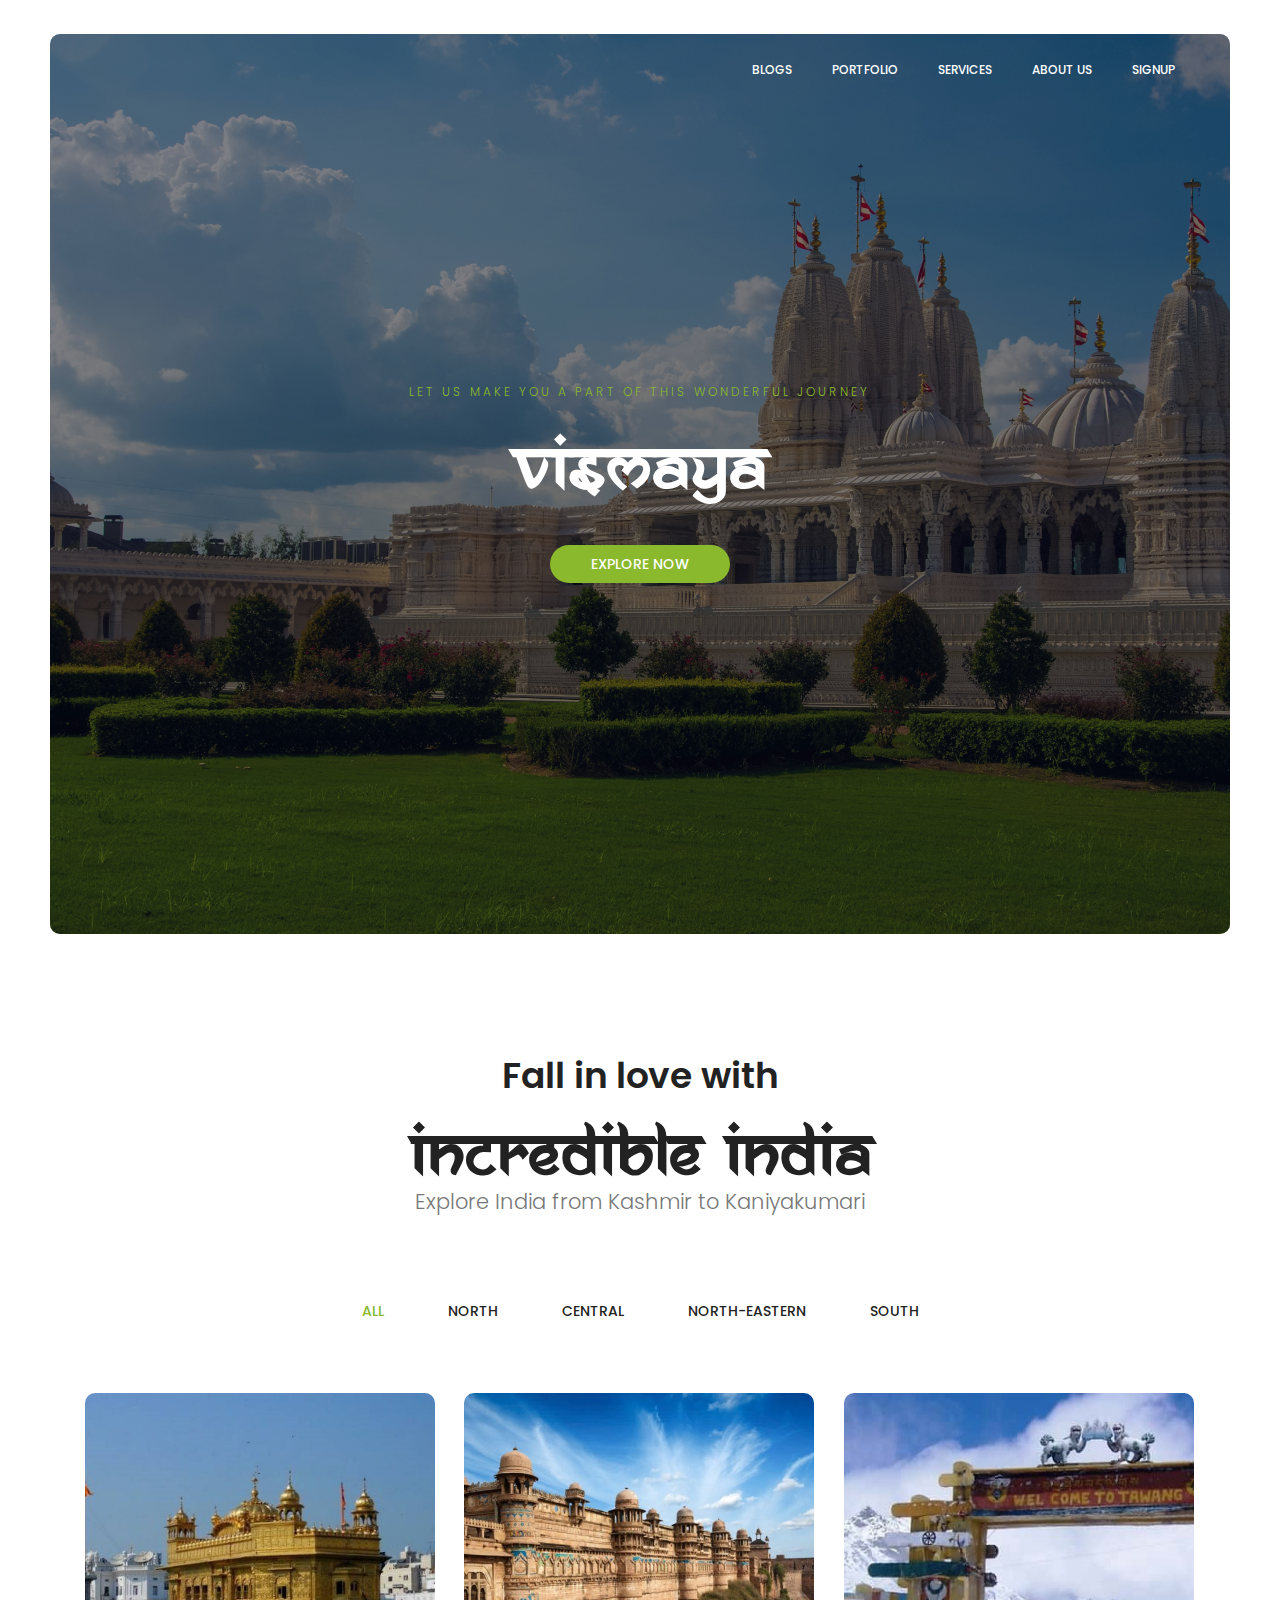
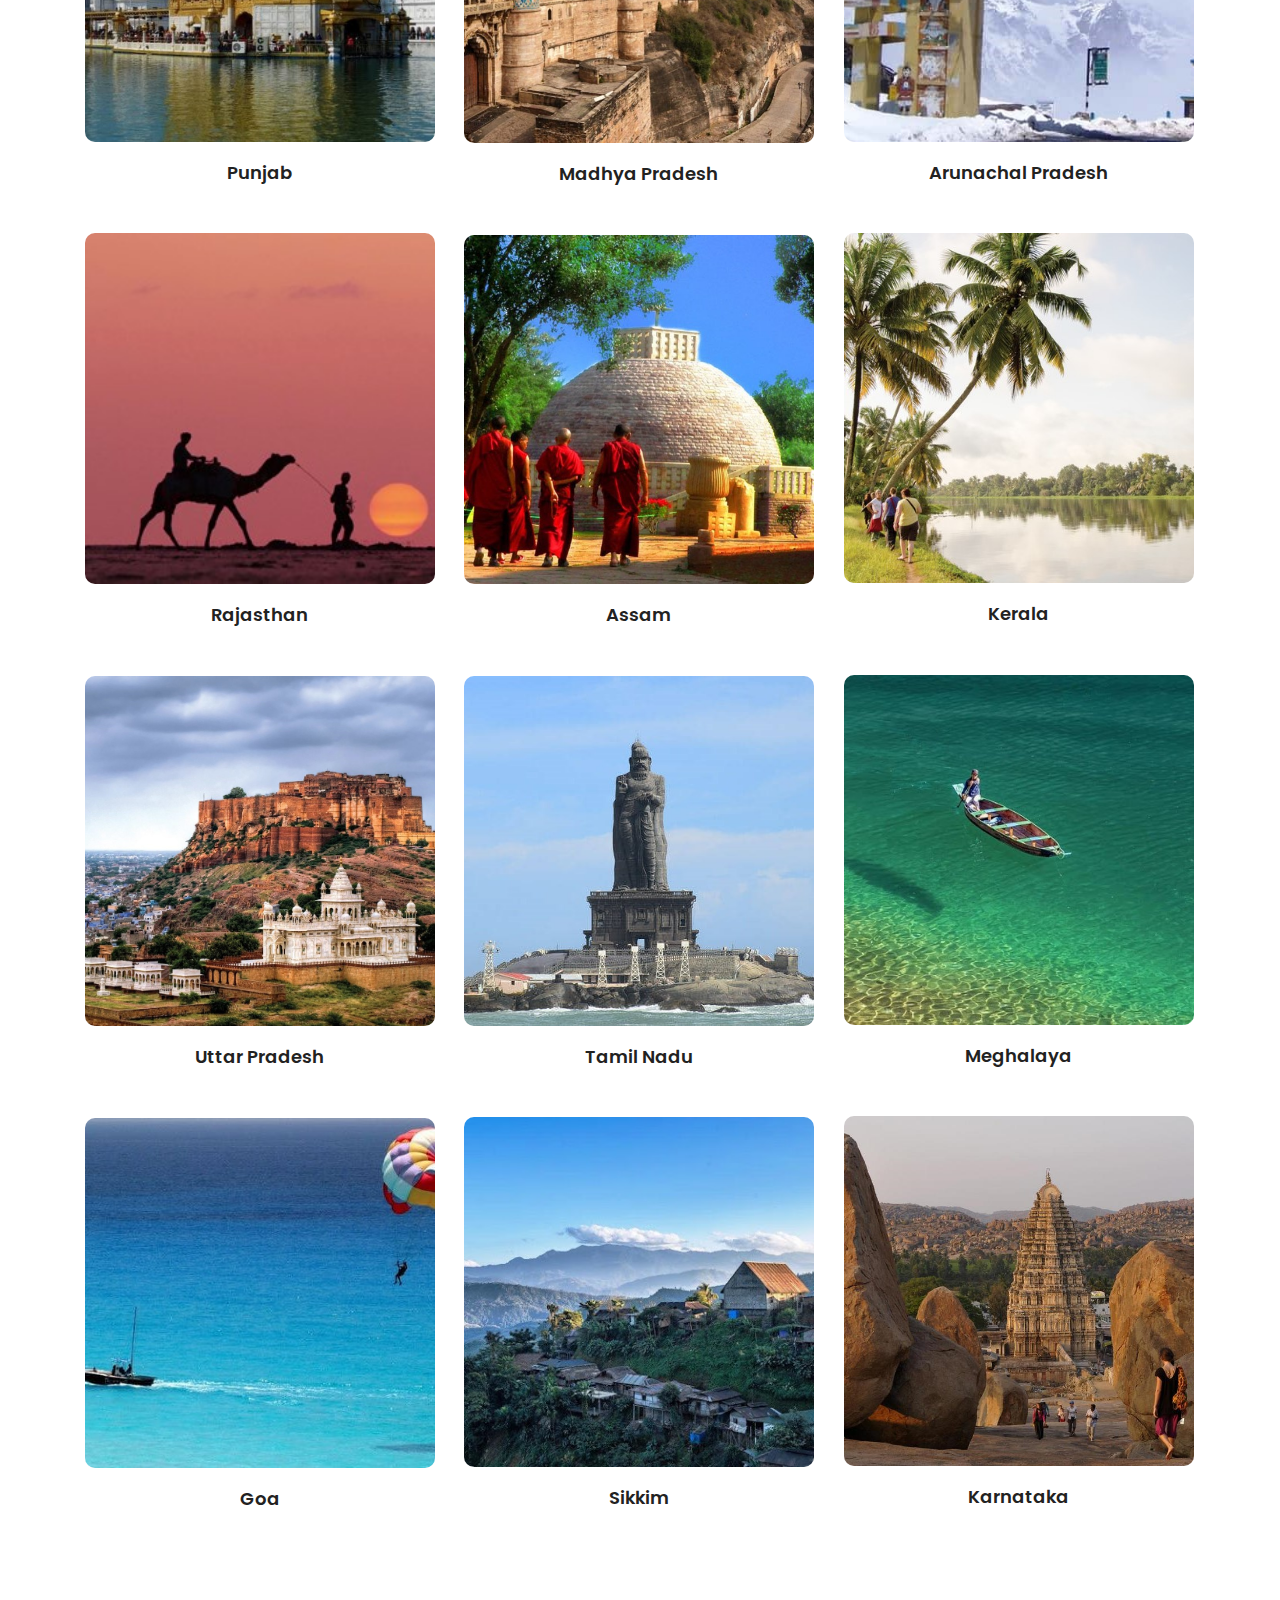
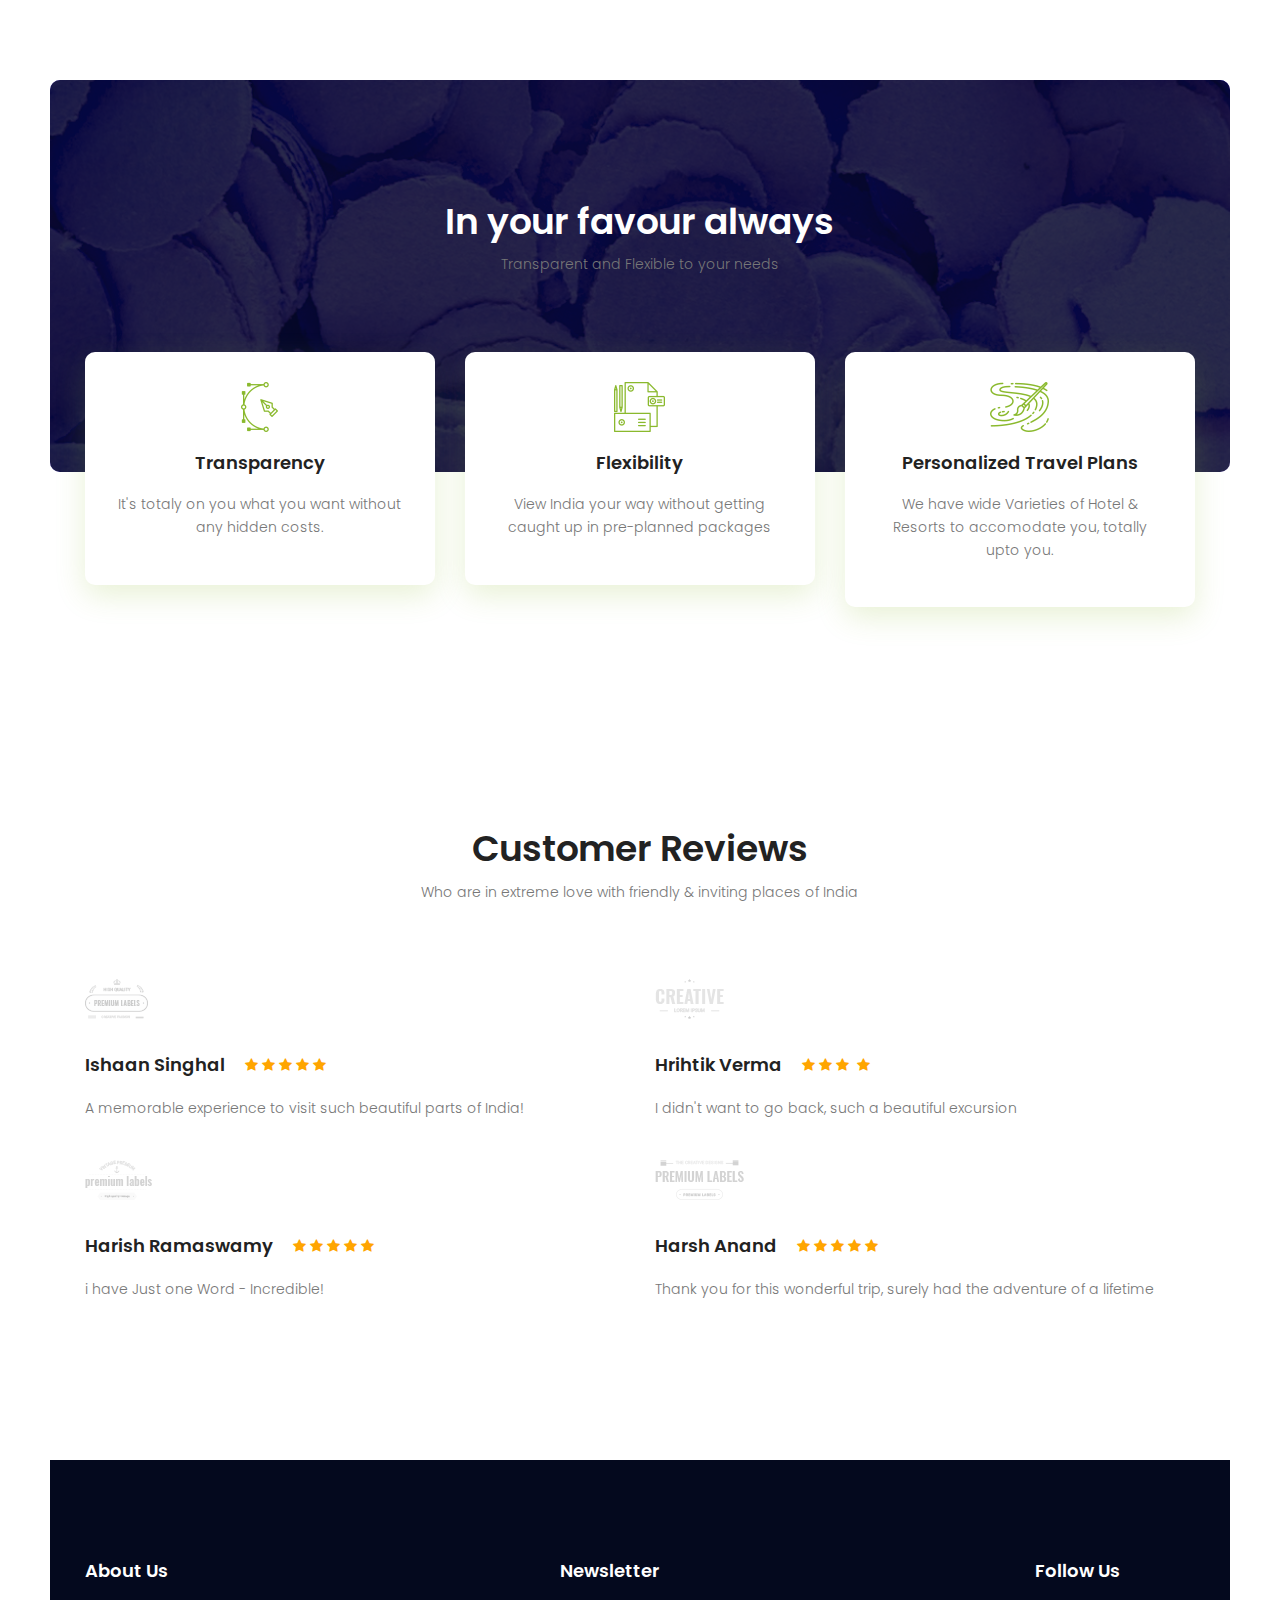
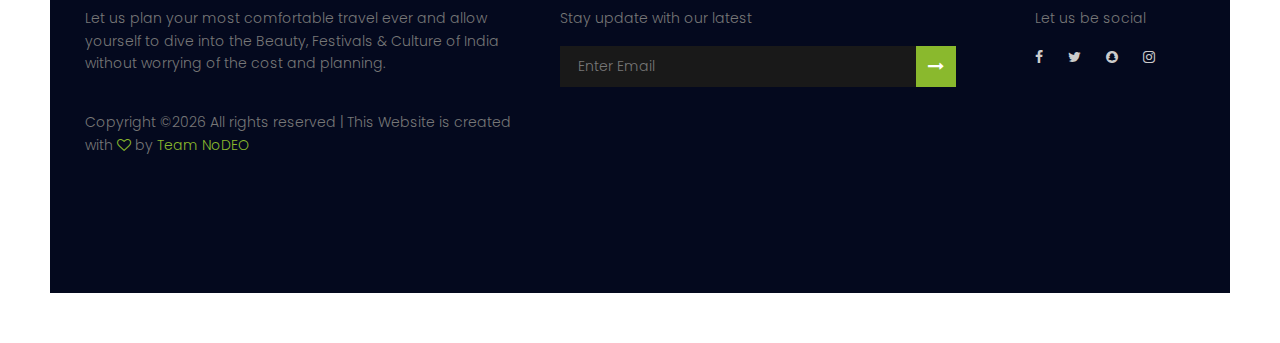
<file: index.html>
<!DOCTYPE html>
	<html lang="zxx" class="no-js">
	<head>
		<meta name="viewport" content="width=device-width, initial-scale=1, shrink-to-fit=no">
		<link rel="shortcut icon" href="img/fav.png">
		<meta name="author" content="">
		<meta name="description" content="">
		<meta name="keywords" content="">
		<meta charset="UTF-8">
		<title>Vismaya</title>
        <link rel="icon" href="./img/j.jpg" type="image/jpg">
		<link href="https://fonts.googleapis.com/css?family=Poppins:100,200,400,300,500,600,700" rel="stylesheet"> 
			<!--CSS============================================= -->
			<link rel="stylesheet" href="css/linearicons.css">
			<link rel="stylesheet" href="css/font-awesome.min.css">
			<link rel="stylesheet" href="css/bootstrap.css">
			<link rel="stylesheet" href="css/magnific-popup.css">
			<link rel="stylesheet" href="css/nice-select.css">					
			<link rel="stylesheet" href="css/animate.min.css">
			<link rel="stylesheet" href="css/owl.carousel.css">
			<link rel="stylesheet" href="css/main.css">
		</head>
		<body>
			<div class="protfolio-wrap">

			<header class="default-header">
				<nav class="navbar navbar-expand-lg  navbar-light">
					<div class="container">
						  <button class="navbar-toggler" type="button" data-toggle="collapse" data-target="#navbarSupportedContent" aria-controls="navbarSupportedContent" aria-expanded="false" aria-label="Toggle navigation">
						    <span class="text-white lnr lnr-menu"></span>
						  </button>

						  <div class="collapse navbar-collapse justify-content-end align-items-center" id="navbarSupportedContent">
						    <ul class="navbar-nav">
								<li><a href="./Pages-inside/blog.html">Blogs</a></li>
								<li><a href="#portfolio">Portfolio</a></li>
								<li><a href="#service">Services</a></li>
								<li><a href="./Pages-inside/About.html">About Us</a></li>
								<li><a href="./Pages-inside/SignUp.html">SignUp</a></li>
						    </ul>
						  </div>						
					</div>
				</nav>
			</header>
			
				<section class="banner-area relative" id="home">	
					<div class="overlay overlay-bg"></div>
					<div class="container">
						<div class="row fullscreen d-flex align-items-center justify-content-center">
							<div class="banner-content col-lg-10">
								<h5 class="text-uppercase">LET US MAKE YOU A PART OF THIS WONDERFUL JOURNEY</h5>
								<h1 class="ananda">
									VISMAYA				
								</h1>
								<a href="#" class="primary-btn text-uppercase">Explore Now</a>
							</div>											
						</div>
					</div>
				</section>
			
				<section class="portfolio-area section-gap" id="portfolio">
				  <div class="container">
						<div class="row d-flex justify-content-center">
							<div class="menu-content col-lg-10">
								<div class="title text-center">
									<h1 class="mb-10">Fall in love with</h1> <h1 class="ananda">Incredible india</h1>
									<p class="bb">Explore India from Kashmir to Kaniyakumari</p>
								</div>
							</div>
						</div>
				    
				    <div class="filters">
				      <ul>
				        <li class="active" data-filter="*">All</li>
				        <li data-filter=".corporate">North</li>
				        <li data-filter=".personal">Central</li>
				        <li data-filter=".agency">North-Eastern</li>
				        <li data-filter=".portal">South</li>
				      </ul>
				    </div>
				    
				    <div class="filters-content">
				      <div class="row grid">
				        <div class="single-portfolio col-sm-4 all corporate">
				          <div class="item">
				            <img src="img/p1.jpg" alt="Work 1">
				            <div class="p-inner">
				              <h4>Punjab</a></h4>
				            </div>
				          </div>
				        </div>
				        <div class="single-portfolio col-sm-4 all personal">
				          <div class="item">
				            <img src="img/p2.jpg" alt="Work 1">
				            <div class="p-inner">
				              <h4>Madhya Pradesh</h4>
				            </div>
				          </div>
				        </div>
				        <div class="single-portfolio col-sm-4 all agency">
				          <div class="item">
				            <img src="img/p9.jpg" alt="Work 1">
				            <div class="p-inner">
				              <h4>Arunachal Pradesh</h4>
				            </div>
				          </div>
				        </div>
				        <div class="single-portfolio col-sm-4 all portal">
				          <div class="item">
				            <img src="img/p12.jpg" alt="Work 1">
				            <div class="p-inner">
				              <h4>Kerala</h4>
				            </div>
				          </div>
				        </div>

				        <div class="single-portfolio col-sm-4 all corporate">
				          <div class="item">
				            <img src="img/p5.jpg" alt="Work 1">
				            <div class="p-inner">
				              <h4>Rajasthan</h4>
				            </div>
				          </div>
				        </div>
				        <div class="single-portfolio col-sm-4 all personal">
				          <div class="item">
				            <img src="img/p6.jpg" alt="Work 1">
				            <div class="p-inner">
				              <h4>Assam</h4>
				            </div>
				          </div>
				        </div>
				        <div class="single-portfolio col-sm-4 all agency">
				          <div class="item">
				            <img src="img/p7.jpg" alt="Work 1">
				            <div class="p-inner">
				              <h4>Meghalaya</h4>
				            </div>
				          </div>
				        </div>
				        <div class="single-portfolio col-sm-4 all portal">
				          <div class="item">
				            <img src="img/p10.jpg" alt="Work 1">
				            <div class="p-inner">
				              <h4>Tamil Nadu</h4>
				            </div>
				          </div>
				        </div>		
				        <div class="single-portfolio col-sm-4 all corporate">
				          <div class="item">
				            <img src="img/p4.jpg" alt="Work 1">
				            <div class="p-inner">
				              <h4>Uttar Pradesh</h4>
				            </div>
				          </div>
				        </div>
				        <div class="single-portfolio col-sm-4 all personal">
				          <div class="item">
				            <img src="img/p3.jpg" alt="Work 1">
				            <div class="p-inner">
				              <h4>Karnataka</h4>
				            </div>
				          </div>
				        </div>
				        <div class="single-portfolio col-sm-4 all agency">
				          <div class="item">
				            <img src="img/p8.jpg" alt="Work 1">
				            <div class="p-inner">
				              <h4>Sikkim</h4>
				            </div>
				          </div>
				        </div>
				        <div class="single-portfolio col-sm-4 all portal">
				          <div class="item">
				            <img src="img/p11.jpg" alt="Work 1">
				            <div class="p-inner">
				              <h4>Goa</h4>
				            </div>
				          </div>
				        </div>					        		        
				        
				      </div>
				    </div>
				    
				  </div>
				</section>
			
				<section class="service-area section-gap relative" id="service">
					<div class="overlay overlay-bg"></div>	
					<div class="container">
						<div class="row d-flex justify-content-center">
							<div class="menu-content pb-60 col-lg-10">
								<div class="title text-center">
									<h1 class="mb-10 text-white">In your favour always</h1>
									<p>Transparent and Flexible to your needs</p>
								</div>
							</div>
						</div>	
					</div>	
				</section>
				
				<section class="services-area pb-100" >
					<div class="container">
						<div class="row">
							<div class="col-lg-4">
								<div class="single-service">
									<img class="img-fluid" src="img/s1.png" alt="">
									<h4>Transparency</h4>
									<p>
										It's totaly on you what you want without any hidden costs.
									</p>
								</div>
							</div>
							<div class="col-lg-4">
								<div class="single-service">
									<img class="img-fluid" src="img/s2.png" alt="">
									<h4>Flexibility</h4>
									<p>
										View India your way without getting caught up in pre-planned packages
									</p>
								</div>
							</div>
							<div class="col-lg-4">
								<div class="single-service">
									<img class="img-fluid" src="img/s3.png" alt="">
									<h4>Personalized Travel Plans</h4>
									<p>
										We have wide Varieties of Hotel &amp; Resorts to accomodate you, totally upto you.
									</p>
								</div>
							</div>														
						</div>
					</div>	
				</section>
				
				<section class="review-area section-gap" id="testimonial">
					<div class="container">
						<div class="row d-flex justify-content-center">
							<div class="menu-content pb-60 col-lg-10">
								<div class="title text-center">
									<h1 class="mb-10">Customer Reviews</h1>
									<p>Who are in extreme love with friendly &amp; inviting places of India</p>
								</div>
							</div>
						</div>							
						<div class="row">
							<div class="col-lg-6">
								<div class="single-review">
									<img src="img/c1.png" alt="">
									<div class="title d-flex flex-row">
										<a href="#"><h4>Ishaan Singhal</h4></a>									
										<div class="star">
											<span class="fa fa-star checked"></span>
											<span class="fa fa-star checked"></span>
											<span class="fa fa-star checked"></span>
											<span class="fa fa-star checked"></span>
											<span class="fa fa-star checked"></span>
										</div>
									</div>
									<p>
										A memorable experience to visit such beautiful parts of India!
									</p>
								</div>	
								<div class="single-review">
									<img src="img/c3.png" alt="">
									<div class="title d-flex flex-row">
										<a href="#"><h4>Harish Ramaswamy</h4></a>									
										<div class="star">
											<span class="fa fa-star checked"></span>
											<span class="fa fa-star checked"></span>
											<span class="fa fa-star checked"></span>
											<span class="fa fa-star checked"></span>
											<span class="fa fa-star checked"></span>
										</div>
									</div>
									<p>
										i have Just one Word - Incredible!
									</p>
								</div>															
							</div>
							<div class="col-lg-6">
								<div class="single-review">
									<img src="img/c2.png" alt="">
									<div class="title d-flex flex-row">
										<a href="#"><h4>Hrihtik Verma</h4></a>									
										<div class="star">
											<span class="fa fa-star checked"></span>
											<span class="fa fa-star checked"></span>
											<span class="fa fa-star checked"></span>
											<span class="fa fa-starchecked"></span>
											<span class="fa fa-star checked"></span>
										</div>
									</div>
									<p>
										I didn't want to go back, such a beautiful excursion
									</p>
								</div>	
								<div class="single-review">
									<img src="img/c4.png" alt="">
									<div class="title d-flex flex-row">
										<a href="#"><h4>Harsh Anand</h4></a>									
										<div class="star">
											<span class="fa fa-star checked"></span>
											<span class="fa fa-star checked"></span>
											<span class="fa fa-star checked"></span>
											<span class="fa fa-star checked"></span>
											<span class="fa fa-star checked"></span>
										</div>
									</div>
									<p>
										Thank you for this wonderful trip, surely had the adventure of a lifetime
									</p>
								</div>															
							</div>							
						</div>
                    </div>	
				</section>
				
				<footer class="footer-area section-gap">
					<div class="container">
						<div class="row">
							<div class="col-lg-5 col-md-6 col-sm-6">
								<div class="single-footer-widget">
									<h6>About Us</h6>
									<p>
										Let us plan your most comfortable travel ever and allow yourself to dive into the Beauty, Festivals &amp; Culture of India without worrying of the cost and planning.
									</p>
									<p class="footer-text">
Copyright &copy;<script>document.write(new Date().getFullYear());</script> All rights reserved | This Website is created with <i class="fa fa-heart-o" aria-hidden="true"></i> by <a href="" target="_blank">Team NoDEO</a>
								</p>	
								</div>
							</div>
							<div class="col-lg-5  col-md-6 col-sm-6">
								<div class="single-footer-widget">
									<h6>Newsletter</h6>
									<p>Stay update with our latest</p>
									<div class="" id="mc_embed_signup">
							         <form target="_blank"  action="" method="get" class="form-inline">
											<input class="form-control" name="EMAIL" placeholder="Enter Email" onfocus="this.placeholder = ''" onblur="this.placeholder = 'Enter Your Email Here '" required="" type="email">
				                            	<button class="click-btn btn btn-default"><i class="fa fa-long-arrow-right" aria-hidden="true"></i></button>
				                           
											<div class="info"></div>
										</form>
									</div>
								</div>
							</div>						
							<div class="col-lg-2 col-md-6 col-sm-6 social-widget">
								<div class="single-footer-widget">
									<h6>Follow Us</h6>
									<p>Let us be social</p>
									<div class="footer-social d-flex align-items-center">
										<a href="#"><i class="fa fa-facebook"></i></a>
										<a href="#"><i class="fa fa-twitter"></i></a>
										<a href="#"><i class="fa fa-snapchat"></i></a>
										<a href="#"><i class="fa fa-instagram"></i></a>
									</div>
								</div>
							</div>							
						</div>
					</div>
				</footer>	
					
			</div>
			<script src="js/vendor/jquery-2.2.4.min.js"></script>
			<script src="https://cdnjs.cloudflare.com/ajax/libs/popper.js/1.12.9/umd/popper.min.js" integrity="sha384-ApNbgh9B+Y1QKtv3Rn7W3mgPxhU9K/ScQsAP7hUibX39j7fakFPskvXusvfa0b4Q" crossorigin="anonymous"></script>
			<script src="js/vendor/bootstrap.min.js"></script>			
  			<script src="js/easing.min.js"></script>			
			<script src="js/jquery.ajaxchimp.min.js"></script>
			<script src="js/jquery.magnific-popup.min.js"></script>	
			<script src="js/owl.carousel.min.js"></script>			
			<script src="js/jquery.sticky.js"></script>			
			<script src="js/jquery.nice-select.min.js"></script>			
			<script src="js/parallax.min.js"></script>	
			<script src="js/mail-script.js"></script>
			<script src="js/isotope.pkgd.min.js"></script>	
			<script src="js/main.js"></script>	
		</body>
	</html>
</file>
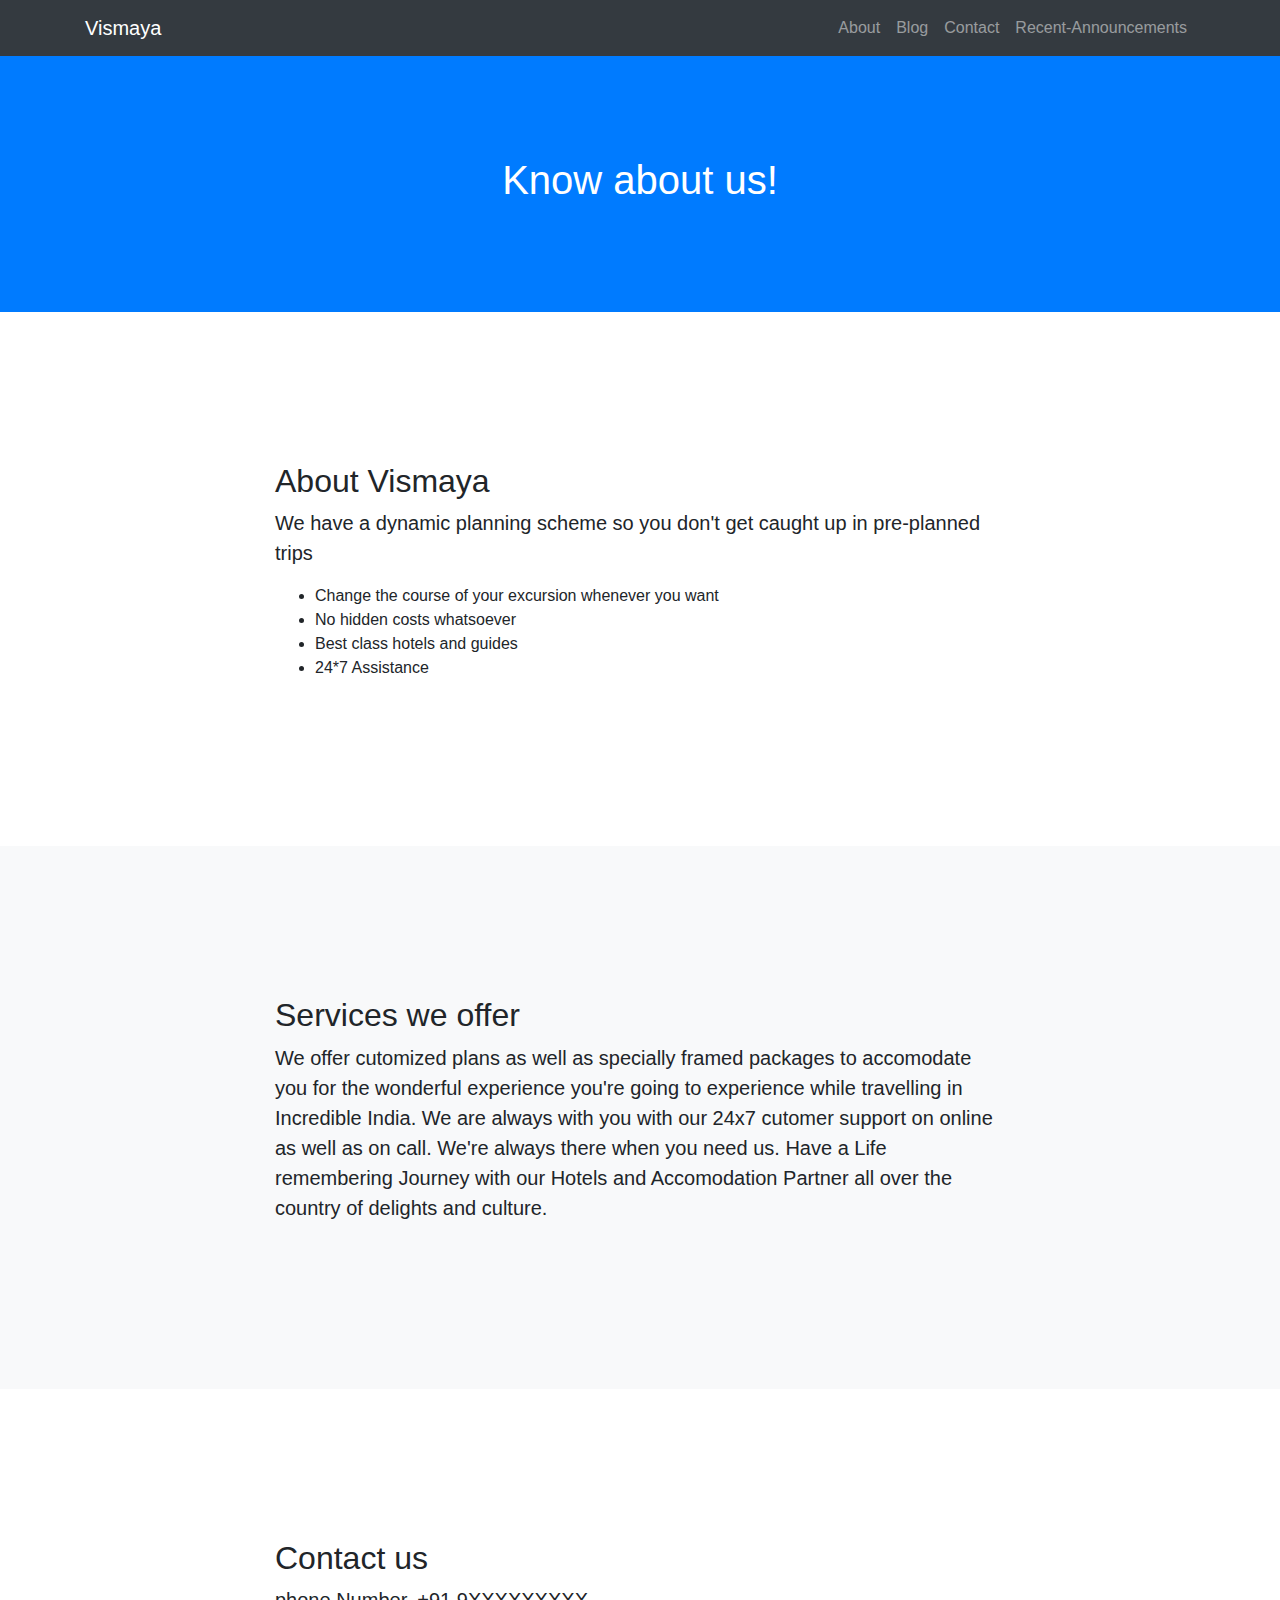
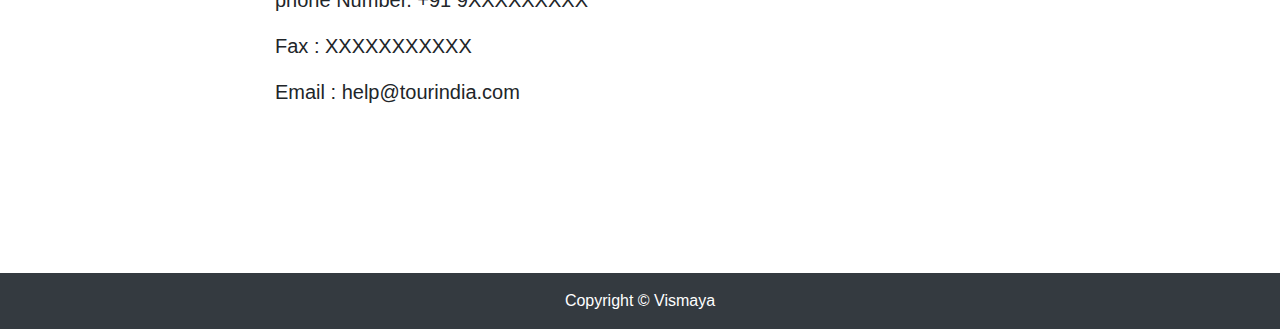
<file: Pages-inside/About.html>
<!DOCTYPE html>
<html lang="en">

<head>

  <meta charset="utf-8">
  <meta name="viewport" content="width=device-width, initial-scale=1, shrink-to-fit=no">
  <meta name="description" content="">
  <meta name="author" content="">

  <title>About Us - Vismaya</title>

  <link href="./bootstrap/css/bootstrap.min.css" rel="stylesheet">

  <link href="css/scrolling-nav.css" rel="stylesheet">

</head>

<body id="page-top">
  <nav class="navbar navbar-expand-lg navbar-dark bg-dark fixed-top" id="mainNav">
    <div class="container">
      <a class="navbar-brand js-scroll-trigger" href="#page-top">Vismaya</a>
      <button class="navbar-toggler navbar-toggler-right" type="button" data-toggle="collapse" data-target="#navbarResponsive" aria-controls="navbarResponsive" aria-expanded="false" aria-label="Toggle navigation">
        <span class="navbar-toggler-icon"></span>
      </button>
      <div class="collapse navbar-collapse " id="navbarResponsive">
        <ul class="navbar-nav ml-auto">
          <li class="nav-item">
            <a class="nav-link js-scroll-trigger" href="#about">About</a>
          </li>
          <li class="nav-item">
            <a class="nav-link js-scroll-trigger" href="blog.html">Blog</a>
          </li>
          <li class="nav-item">
            <a class="nav-link js-scroll-trigger" href="#contact">Contact</a>
          </li>
            <li class="nav-item">
            <a class="nav-link js-scroll-trigger" href="Recent-Announcement.html" target="_blank">Recent-Announcements</a>
          </li>
        </ul>
      </div>
    </div>
  </nav>

  <header class="bg-primary text-white">
    <div class="container text-center">
      <h1>Know about us!</h1>
    </div>
  </header>

  <section id="about">
    <div class="container">
      <div class="row">
        <div class="col-lg-8 mx-auto">
          <h2>About Vismaya</h2>
          <p class="lead">We have a dynamic planning scheme so you don't get caught up in pre-planned trips</p>
          <ul>
            <li>Change the course of your excursion whenever you want</li>
            <li>No hidden costs whatsoever</li>
            <li>Best class hotels and guides</li>
            <li>24*7 Assistance</li>
          </ul>
        </div>
      </div>
    </div>
  </section>

  <section id="services" class="bg-light">
    <div class="container">
      <div class="row">
        <div class="col-lg-8 mx-auto">
          <h2>Services we offer</h2>
          <p class="lead">We offer cutomized plans as well as specially framed packages to accomodate you for the wonderful experience you're going to experience while travelling in Incredible India. We are always with you with our 24x7 cutomer support on online as well as on call. We're always there when you need us. Have a Life remembering Journey with our Hotels and Accomodation Partner all over the country of delights and culture.</p>
        </div>
      </div>
    </div>
  </section>

  <section id="contact">
    <div class="container">
      <div class="row">
        <div class="col-lg-8 mx-auto">
          <h2>Contact us</h2>
            <p class="lead">phone Number. +91 9XXXXXXXXX</p>
            <p class="lead">Fax : XXXXXXXXXXX</p>
            <p class="lead">Email : help@tourindia.com</p>
        </div>
      </div>
    </div>
  </section>

  <!-- Footer -->
  <footer class="py-3 bg-dark">
    <div class="container">
      <p class="m-0 text-center text-white">Copyright &copy; Vismaya</p>
    </div>
  </footer>



</body>

</html>
</file>
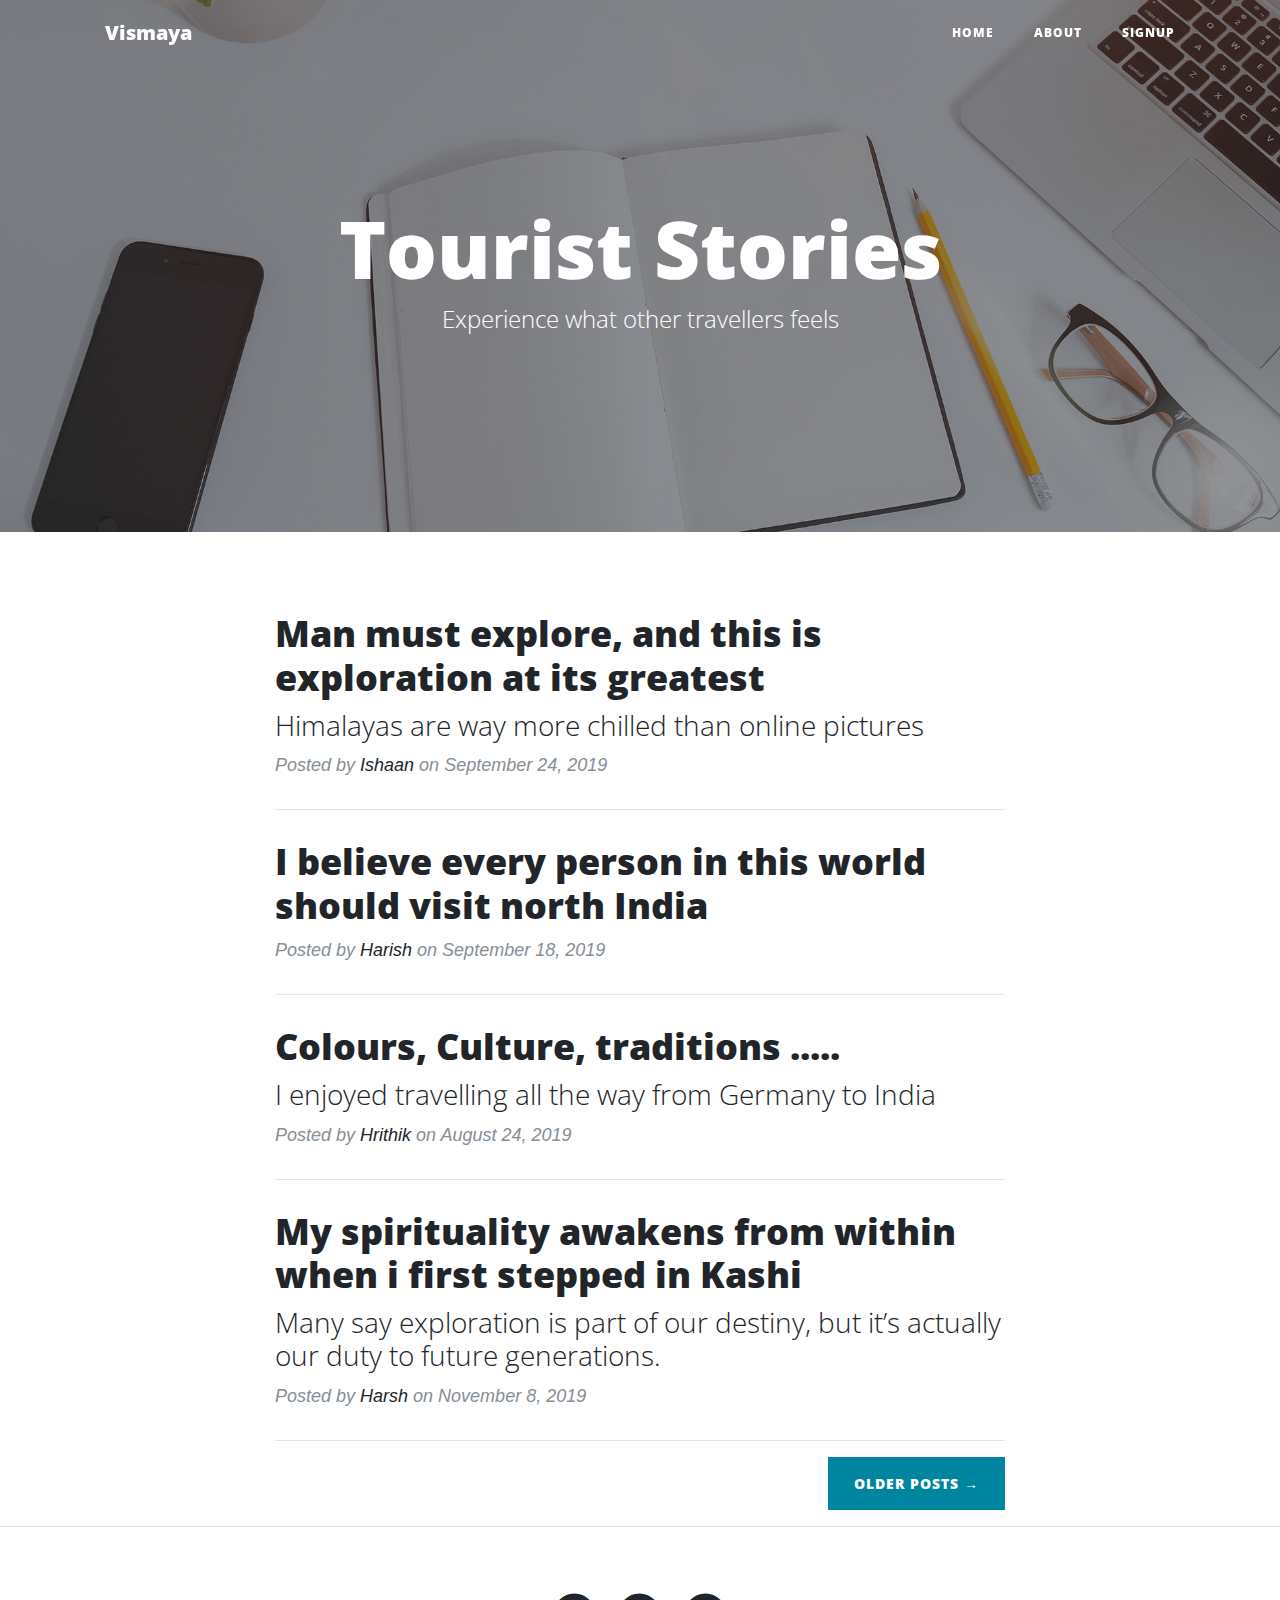
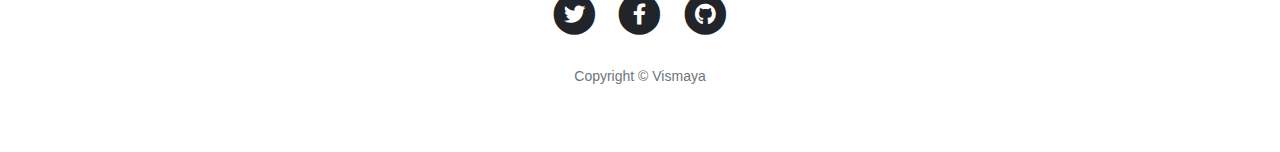
<file: Pages-inside/blog.html>
<!DOCTYPE html>
<html lang="en">

<head>

  <meta charset="utf-8">
  <meta name="viewport" content="width=device-width, initial-scale=1, shrink-to-fit=no">
  <meta name="description" content="">
  <meta name="author" content="">

  <title>Vismaya</title>

  <!-- Bootstrap core CSS -->
  <link href="vendor/bootstrap/css/bootstrap.min.css" rel="stylesheet">

  <!-- Custom fonts for this template -->
  <link href="vendor/fontawesome-free/css/all.min.css" rel="stylesheet" type="text/css">
  <link href='https://fonts.googleapis.com/css?family=Lora:400,700,400italic,700italic' rel='stylesheet' type='text/css'>
  <link href='https://fonts.googleapis.com/css?family=Open+Sans:300italic,400italic,600italic,700italic,800italic,400,300,600,700,800' rel='stylesheet' type='text/css'>

  <!-- Custom styles for this template -->
  <link href="css/clean-blog.min.css" rel="stylesheet">

</head>

<body>

  <!-- Navigation -->
  <nav class="navbar navbar-expand-lg navbar-light fixed-top" id="mainNav">
    <div class="container">
      <a class="navbar-brand" href="index.html">Vismaya</a>
      <button class="navbar-toggler navbar-toggler-right" type="button" data-toggle="collapse" data-target="#navbarResponsive" aria-controls="navbarResponsive" aria-expanded="false" aria-label="Toggle navigation">
        Menu
        <i class="fas fa-bars"></i>
      </button>
      <div class="collapse navbar-collapse" id="navbarResponsive">
        <ul class="navbar-nav ml-auto">
          <li class="nav-item">
            <a class="nav-link" href="#">Home</a>
          </li>
          <li class="nav-item">
            <a class="nav-link" href="About.html">About</a>
          </li>
            <li class="nav-item">
            <a class="nav-link" href="SignUp.html">SignUp</a>
          </li>
        </ul>
      </div>
    </div>
  </nav>

  <!-- Page Header -->
  <header class="masthead" style="background-image: url('img/home-bg.jpg')">
    <div class="overlay"></div>
    <div class="container">
      <div class="row">
        <div class="col-lg-8 col-md-10 mx-auto">
          <div class="site-heading">
            <h1>Tourist Stories</h1>
            <span class="subheading">Experience what other travellers feels</span>
          </div>
        </div>
      </div>
    </div>
  </header>

  <!-- Main Content -->
  <div class="container">
    <div class="row">
      <div class="col-lg-8 col-md-10 mx-auto">
        <div class="post-preview">
          <a href="#">
            <h2 class="post-title">
              Man must explore, and this is exploration at its greatest
            </h2>
            <h3 class="post-subtitle">
              Himalayas are way more chilled than online pictures
            </h3>
          </a>
          <p class="post-meta">Posted by
            <a href="#">Ishaan</a>
            on September 24, 2019</p>
        </div>
        <hr>
        <div class="post-preview">
          <a href="#">
            <h2 class="post-title">
              I believe every person in this world should visit north India
            </h2>
          </a>
          <p class="post-meta">Posted by
            <a href="#">Harish</a>
            on September 18, 2019</p>
        </div>
        <hr>
        <div class="post-preview">
          <a href="#">
            <h2 class="post-title">
              Colours, Culture, traditions .....
            </h2>
            <h3 class="post-subtitle">
              I enjoyed travelling all the way from Germany to India
            </h3>
          </a>
          <p class="post-meta">Posted by
            <a href="#">Hrithik</a>
            on August 24, 2019</p>
        </div>
        <hr>
        <div class="post-preview">
          <a href="#">
            <h2 class="post-title">
              My spirituality awakens from within when i first stepped in Kashi
            </h2>
            <h3 class="post-subtitle">
              Many say exploration is part of our destiny, but it’s actually our duty to future generations.
            </h3>
          </a>
          <p class="post-meta">Posted by
            <a href="#">Harsh</a>
            on November 8, 2019</p>
        </div>
        <hr>
        <!-- Pager -->
        <div class="clearfix">
          <a class="btn btn-primary float-right" href="#">Older Posts &rarr;</a>
        </div>
      </div>
    </div>
  </div>

  <hr>

  <!-- Footer -->
  <footer>
    <div class="container">
      <div class="row">
        <div class="col-lg-8 col-md-10 mx-auto">
          <ul class="list-inline text-center">
            <li class="list-inline-item">
              <a href="#">
                <span class="fa-stack fa-lg">
                  <i class="fas fa-circle fa-stack-2x"></i>
                  <i class="fab fa-twitter fa-stack-1x fa-inverse"></i>
                </span>
              </a>
            </li>
            <li class="list-inline-item">
              <a href="#">
                <span class="fa-stack fa-lg">
                  <i class="fas fa-circle fa-stack-2x"></i>
                  <i class="fab fa-facebook-f fa-stack-1x fa-inverse"></i>
                </span>
              </a>
            </li>
            <li class="list-inline-item">
              <a href="#">
                <span class="fa-stack fa-lg">
                  <i class="fas fa-circle fa-stack-2x"></i>
                  <i class="fab fa-github fa-stack-1x fa-inverse"></i>
                </span>
              </a>
            </li>
          </ul>
          <p class="copyright text-muted">Copyright &copy; Vismaya</p>
        </div>
      </div>
    </div>
  </footer>

  <!-- Bootstrap core JavaScript -->
  <script src="vendor/jquery/jquery.min.js"></script>
  <script src="vendor/bootstrap/js/bootstrap.bundle.min.js"></script>

  <!-- Custom scripts for this template -->
  <script src="js/clean-blog.min.js"></script>

</body>

</html>
</file>
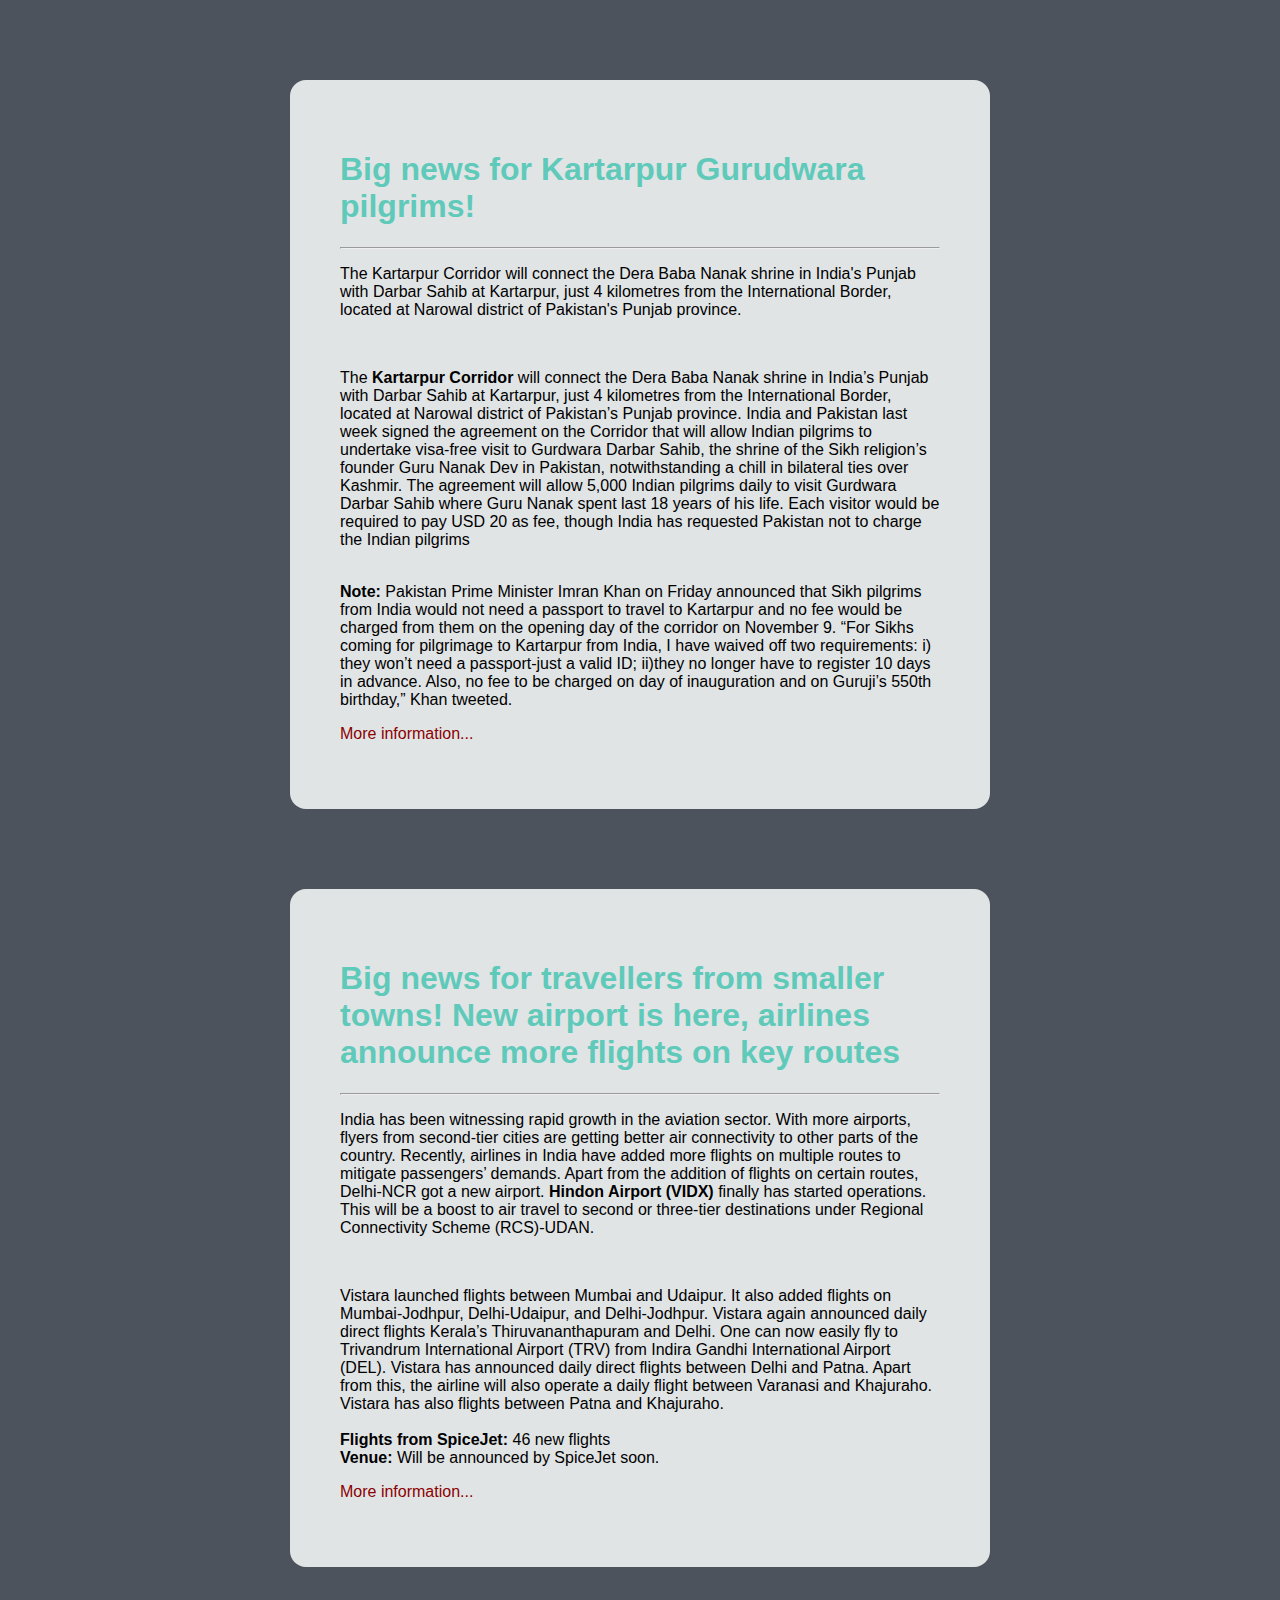
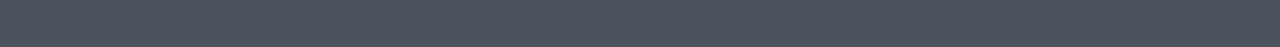
<file: Pages-inside/Recent-Announcement.html>
<!doctype html>
<html>
<head>
    <title>ANNOUNCEMENT</title>
    <style type="text/css">
        .cool
        {
            color: #5fcaba;
        }
    body {
        background-color: #4c535d;
        margin: 0;
        padding: 0;
        font-family: "Open Sans", "Helvetica Neue", sans-serif;     
    }
    div {
        width: 600px;
        margin: 5em auto;
        padding: 50px;
        background-color: #e1e4e5;
        border-radius: 1em;
    }
    a:link, a:visited {
        color: darkred;
        text-decoration: none;
    }
    @media (max-width: 700px) {
        body {
            background-color: #fff;
        }
        div {
            width: auto;
            margin: 0 auto;
            border-radius: 0;
            padding: 1em;
        }
    }
    </style>    
</head>

<body>
<div>
    <h1 class="cool"> Big news for Kartarpur Gurudwara pilgrims!  </h1><hr>
    <p>The Kartarpur Corridor will connect the Dera Baba Nanak shrine in India's Punjab with Darbar Sahib at Kartarpur, just 4 kilometres from the International Border, located at Narowal district of Pakistan's Punjab province. </p><br>

<p>The <strong>Kartarpur Corridor</strong> will connect the Dera Baba Nanak shrine in India’s Punjab with Darbar Sahib at Kartarpur, just 4 kilometres from the International Border, located at Narowal district of Pakistan’s Punjab province. India and Pakistan last week signed the agreement on the Corridor that will allow Indian pilgrims to undertake visa-free visit to Gurdwara Darbar Sahib, the shrine of the Sikh religion’s founder Guru Nanak Dev in Pakistan, notwithstanding a chill in bilateral ties over Kashmir.

The agreement will allow 5,000 Indian pilgrims daily to visit Gurdwara Darbar Sahib where Guru Nanak spent last 18 years of his life. Each visitor would be required to pay USD 20 as fee, though India has requested Pakistan not to charge the Indian pilgrims</p><br>

<strong>Note:</strong> Pakistan Prime Minister Imran Khan on Friday announced that Sikh pilgrims from India would not need a passport to travel to Kartarpur and no fee would be charged from them on the opening day of the corridor on November 9. “For Sikhs coming for pilgrimage to Kartarpur from India, I have waived off two requirements: i) they won’t need a passport-just a valid ID; ii)they no longer have to register 10 days in advance. Also, no fee to be charged on day of inauguration and on Guruji’s 550th birthday,” Khan tweeted.<br>

    <p><a href=" ">More information...</a></p>
</div>
      
    <div>
    <h1 class="cool"> Big news for travellers from smaller towns! New airport is here, airlines announce more flights on key routes  </h1><hr>
    <p>India has been witnessing rapid growth in the aviation sector. With more airports, flyers from second-tier cities are getting better air connectivity to other parts of the country. Recently, airlines in India have added more flights on multiple routes to mitigate passengers’ demands. Apart from the addition of flights on certain routes, Delhi-NCR got a new airport. <strong>Hindon Airport (VIDX)</strong> finally has started operations. This will be a boost to air travel to second or three-tier destinations under Regional Connectivity Scheme (RCS)-UDAN.</p><br> 

 
<p>
Vistara launched flights between Mumbai and Udaipur. It also added flights on Mumbai-Jodhpur, Delhi-Udaipur, and Delhi-Jodhpur. Vistara again announced daily direct flights Kerala’s Thiruvananthapuram and Delhi. One can now easily fly to Trivandrum International Airport (TRV) from Indira Gandhi International Airport (DEL). Vistara has announced daily direct flights between Delhi and Patna. Apart from this, the airline will also operate a daily flight between Varanasi and Khajuraho. Vistara has also flights between Patna and Khajuraho.  
<br> <br> 
 

<strong>Flights from SpiceJet:</strong>  46 new flights<br> 
<strong>Venue: </strong>Will be announced by SpiceJet soon.<br> 
 

    <p><a href=" ">More information...</a></p>
</div>  
    
        
    
</body>
</html>
</file>
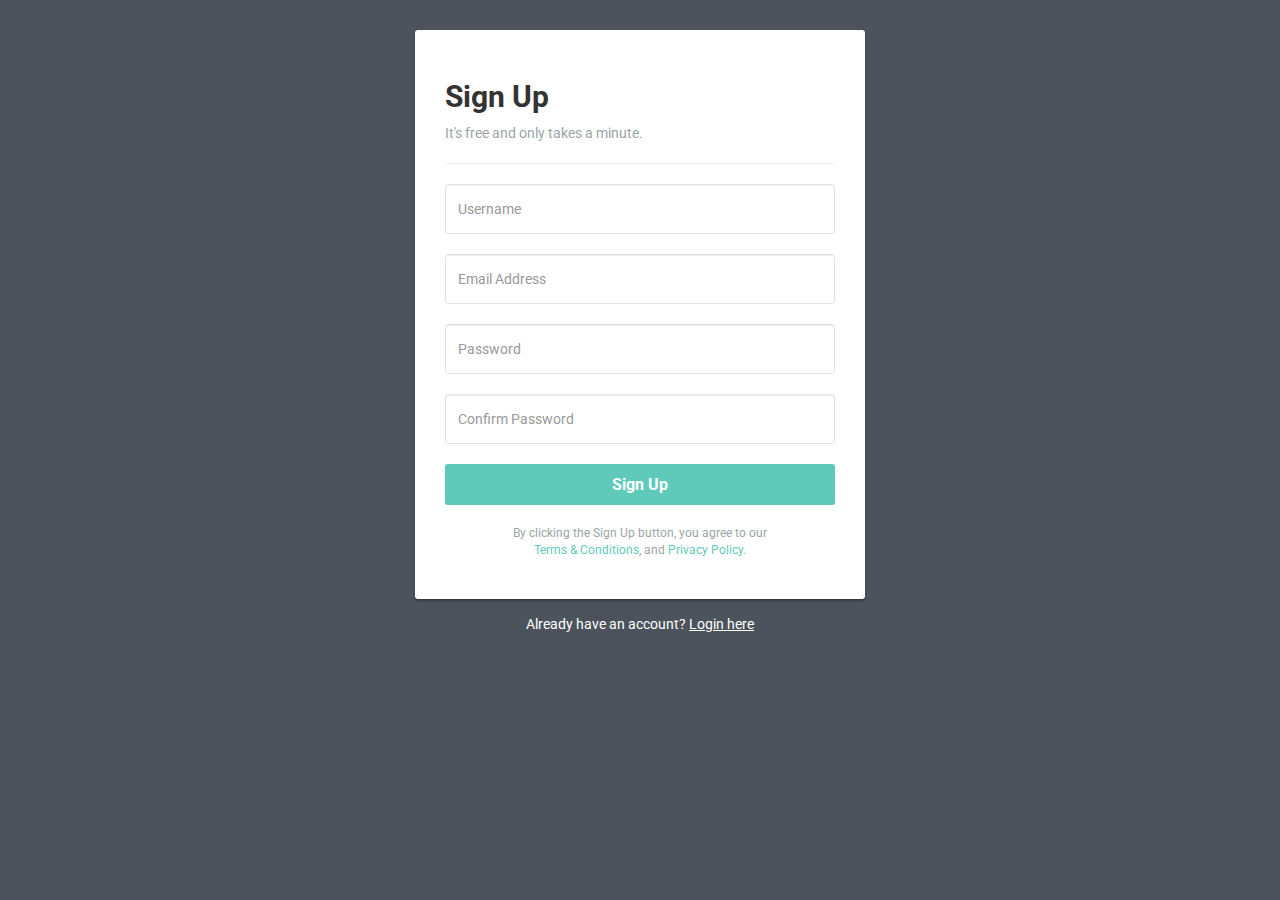
<file: Pages-inside/SignUp.html>
<!DOCTYPE html>
<html lang="en">
<head>
<meta charset="utf-8">
<meta http-equiv="X-UA-Compatible" content="IE=edge">
<meta name="viewport" content="width=device-width, initial-scale=1">
<link href="https://fonts.googleapis.com/css?family=Roboto:400,700" rel="stylesheet">
<title>Vismaya Sign up Form</title>
<link rel="stylesheet" href="https://maxcdn.bootstrapcdn.com/bootstrap/3.3.7/css/bootstrap.min.css">
<script src="./vendor/jquery/jquery.min.js"></script>
<script src="https://maxcdn.bootstrapcdn.com/bootstrap/3.3.7/js/bootstrap.min.js"></script> 
<style type="text/css">
	body {
		color: #fff;
		background: #4c535d;
		font-family: 'Roboto', sans-serif;
	}
    .form-control {
        min-height: 50px;
		border-color: #e1e4e5;
	}
    .form-control, .btn {        
        border-radius: 3px;
    }    
	.signup-form {
		width: 450px;
		margin: 0 auto;
		padding: 30px 0;
	}	
    .signup-form form {
		color: #9ba5a8;
		border-radius: 3px;
    	margin-bottom: 15px;
        background: #fff;
        box-shadow: 0px 2px 2px rgba(0, 0, 0, 0.3);
        padding: 30px;
    }
	.signup-form h2 {
		color: #333;
		font-weight: bold;   
    }
	.signup-form .form-group {
		margin-bottom: 20px;
	}
    .signup-form .btn {        
        font-size: 16px;
        font-weight: bold;
		background: #5fcaba;
		border: none;
		min-width: 140px;
    }
	.signup-form .btn:hover, .signup-form .btn:focus {
		background: #3fc0ad;
	}
	.signup-form a {
		color: #fff;
		text-decoration: underline;
	}
	.signup-form form a {
		color: #5fcaba;
		text-decoration: none;
	}	
	.signup-form form a:hover {
		text-decoration: underline;
	}
</style>
</head>
<body>
<div class="signup-form">
    <form action="" method="post">
		<h2>Sign Up</h2>
		<p>It's free and only takes a minute.</p>
		<hr>
        <div class="form-group">
        	<input type="text" class="form-control" name="username" placeholder="Username" required="required">
        </div>
        <div class="form-group">
        	<input type="email" class="form-control" name="email" placeholder="Email Address" required="required">
        </div>
		<div class="form-group">
            <input type="password" class="form-control" name="password" placeholder="Password" required="required">
        </div>
		<div class="form-group">
            <input type="password" class="form-control" name="confirm_password" placeholder="Confirm Password" required="required">
        </div>
		<div class="form-group">
            <button type="submit" class="btn btn-primary btn-block btn-lg">Sign Up</button>
        </div>
		<p class="small text-center">By clicking the Sign Up button, you agree to our <br><a href="#">Terms &amp; Conditions</a>, and <a href="#">Privacy Policy</a>.</p>
    </form>
	<div class="text-center">Already have an account? <a href="#">Login here</a></div>
</div>
</body>
</html>
</file>
<file: css/linearicons.css>
@font-face {
	font-family: 'Linearicons-Free';
	src:url('../fonts/Linearicons-Free.eot?w118d');
	src:url('../fonts/Linearicons-Free.eot?#iefixw118d') format('embedded-opentype'),
		url('../fonts/Linearicons-Free.woff2?w118d') format('woff2'),
		url('../fonts/Linearicons-Free.woff?w118d') format('woff'),
		url('../fonts/Linearicons-Free.ttf?w118d') format('truetype'),
		url('../fonts/Linearicons-Free.svg?w118d#Linearicons-Free') format('svg');
	font-weight: normal;
	font-style: normal;
}

.lnr {
	font-family: 'Linearicons-Free';
	speak: none;
	font-style: normal;
	font-weight: normal;
	font-variant: normal;
	text-transform: none;
	line-height: 1;

	/* Better Font Rendering =========== */
	-webkit-font-smoothing: antialiased;
	-moz-osx-font-smoothing: grayscale;
}

.lnr-home:before {
	content: "\e800";
}
.lnr-apartment:before {
	content: "\e801";
}
.lnr-pencil:before {
	content: "\e802";
}
.lnr-magic-wand:before {
	content: "\e803";
}
.lnr-drop:before {
	content: "\e804";
}
.lnr-lighter:before {
	content: "\e805";
}
.lnr-poop:before {
	content: "\e806";
}
.lnr-sun:before {
	content: "\e807";
}
.lnr-moon:before {
	content: "\e808";
}
.lnr-cloud:before {
	content: "\e809";
}
.lnr-cloud-upload:before {
	content: "\e80a";
}
.lnr-cloud-download:before {
	content: "\e80b";
}
.lnr-cloud-sync:before {
	content: "\e80c";
}
.lnr-cloud-check:before {
	content: "\e80d";
}
.lnr-database:before {
	content: "\e80e";
}
.lnr-lock:before {
	content: "\e80f";
}
.lnr-cog:before {
	content: "\e810";
}
.lnr-trash:before {
	content: "\e811";
}
.lnr-dice:before {
	content: "\e812";
}
.lnr-heart:before {
	content: "\e813";
}
.lnr-star:before {
	content: "\e814";
}
.lnr-star-half:before {
	content: "\e815";
}
.lnr-star-empty:before {
	content: "\e816";
}
.lnr-flag:before {
	content: "\e817";
}
.lnr-envelope:before {
	content: "\e818";
}
.lnr-paperclip:before {
	content: "\e819";
}
.lnr-inbox:before {
	content: "\e81a";
}
.lnr-eye:before {
	content: "\e81b";
}
.lnr-printer:before {
	content: "\e81c";
}
.lnr-file-empty:before {
	content: "\e81d";
}
.lnr-file-add:before {
	content: "\e81e";
}
.lnr-enter:before {
	content: "\e81f";
}
.lnr-exit:before {
	content: "\e820";
}
.lnr-graduation-hat:before {
	content: "\e821";
}
.lnr-license:before {
	content: "\e822";
}
.lnr-music-note:before {
	content: "\e823";
}
.lnr-film-play:before {
	content: "\e824";
}
.lnr-camera-video:before {
	content: "\e825";
}
.lnr-camera:before {
	content: "\e826";
}
.lnr-picture:before {
	content: "\e827";
}
.lnr-book:before {
	content: "\e828";
}
.lnr-bookmark:before {
	content: "\e829";
}
.lnr-user:before {
	content: "\e82a";
}
.lnr-users:before {
	content: "\e82b";
}
.lnr-shirt:before {
	content: "\e82c";
}
.lnr-store:before {
	content: "\e82d";
}
.lnr-cart:before {
	content: "\e82e";
}
.lnr-tag:before {
	content: "\e82f";
}
.lnr-phone-handset:before {
	content: "\e830";
}
.lnr-phone:before {
	content: "\e831";
}
.lnr-pushpin:before {
	content: "\e832";
}
.lnr-map-marker:before {
	content: "\e833";
}
.lnr-map:before {
	content: "\e834";
}
.lnr-location:before {
	content: "\e835";
}
.lnr-calendar-full:before {
	content: "\e836";
}
.lnr-keyboard:before {
	content: "\e837";
}
.lnr-spell-check:before {
	content: "\e838";
}
.lnr-screen:before {
	content: "\e839";
}
.lnr-smartphone:before {
	content: "\e83a";
}
.lnr-tablet:before {
	content: "\e83b";
}
.lnr-laptop:before {
	content: "\e83c";
}
.lnr-laptop-phone:before {
	content: "\e83d";
}
.lnr-power-switch:before {
	content: "\e83e";
}
.lnr-bubble:before {
	content: "\e83f";
}
.lnr-heart-pulse:before {
	content: "\e840";
}
.lnr-construction:before {
	content: "\e841";
}
.lnr-pie-chart:before {
	content: "\e842";
}
.lnr-chart-bars:before {
	content: "\e843";
}
.lnr-gift:before {
	content: "\e844";
}
.lnr-diamond:before {
	content: "\e845";
}
.lnr-linearicons:before {
	content: "\e846";
}
.lnr-dinner:before {
	content: "\e847";
}
.lnr-coffee-cup:before {
	content: "\e848";
}
.lnr-leaf:before {
	content: "\e849";
}
.lnr-paw:before {
	content: "\e84a";
}
.lnr-rocket:before {
	content: "\e84b";
}
.lnr-briefcase:before {
	content: "\e84c";
}
.lnr-bus:before {
	content: "\e84d";
}
.lnr-car:before {
	content: "\e84e";
}
.lnr-train:before {
	content: "\e84f";
}
.lnr-bicycle:before {
	content: "\e850";
}
.lnr-wheelchair:before {
	content: "\e851";
}
.lnr-select:before {
	content: "\e852";
}
.lnr-earth:before {
	content: "\e853";
}
.lnr-smile:before {
	content: "\e854";
}
.lnr-sad:before {
	content: "\e855";
}
.lnr-neutral:before {
	content: "\e856";
}
.lnr-mustache:before {
	content: "\e857";
}
.lnr-alarm:before {
	content: "\e858";
}
.lnr-bullhorn:before {
	content: "\e859";
}
.lnr-volume-high:before {
	content: "\e85a";
}
.lnr-volume-medium:before {
	content: "\e85b";
}
.lnr-volume-low:before {
	content: "\e85c";
}
.lnr-volume:before {
	content: "\e85d";
}
.lnr-mic:before {
	content: "\e85e";
}
.lnr-hourglass:before {
	content: "\e85f";
}
.lnr-undo:before {
	content: "\e860";
}
.lnr-redo:before {
	content: "\e861";
}
.lnr-sync:before {
	content: "\e862";
}
.lnr-history:before {
	content: "\e863";
}
.lnr-clock:before {
	content: "\e864";
}
.lnr-download:before {
	content: "\e865";
}
.lnr-upload:before {
	content: "\e866";
}
.lnr-enter-down:before {
	content: "\e867";
}
.lnr-exit-up:before {
	content: "\e868";
}
.lnr-bug:before {
	content: "\e869";
}
.lnr-code:before {
	content: "\e86a";
}
.lnr-link:before {
	content: "\e86b";
}
.lnr-unlink:before {
	content: "\e86c";
}
.lnr-thumbs-up:before {
	content: "\e86d";
}
.lnr-thumbs-down:before {
	content: "\e86e";
}
.lnr-magnifier:before {
	content: "\e86f";
}
.lnr-cross:before {
	content: "\e870";
}
.lnr-menu:before {
	content: "\e871";
}
.lnr-list:before {
	content: "\e872";
}
.lnr-chevron-up:before {
	content: "\e873";
}
.lnr-chevron-down:before {
	content: "\e874";
}
.lnr-chevron-left:before {
	content: "\e875";
}
.lnr-chevron-right:before {
	content: "\e876";
}
.lnr-arrow-up:before {
	content: "\e877";
}
.lnr-arrow-down:before {
	content: "\e878";
}
.lnr-arrow-left:before {
	content: "\e879";
}
.lnr-arrow-right:before {
	content: "\e87a";
}
.lnr-move:before {
	content: "\e87b";
}
.lnr-warning:before {
	content: "\e87c";
}
.lnr-question-circle:before {
	content: "\e87d";
}
.lnr-menu-circle:before {
	content: "\e87e";
}
.lnr-checkmark-circle:before {
	content: "\e87f";
}
.lnr-cross-circle:before {
	content: "\e880";
}
.lnr-plus-circle:before {
	content: "\e881";
}
.lnr-circle-minus:before {
	content: "\e882";
}
.lnr-arrow-up-circle:before {
	content: "\e883";
}
.lnr-arrow-down-circle:before {
	content: "\e884";
}
.lnr-arrow-left-circle:before {
	content: "\e885";
}
.lnr-arrow-right-circle:before {
	content: "\e886";
}
.lnr-chevron-up-circle:before {
	content: "\e887";
}
.lnr-chevron-down-circle:before {
	content: "\e888";
}
.lnr-chevron-left-circle:before {
	content: "\e889";
}
.lnr-chevron-right-circle:before {
	content: "\e88a";
}
.lnr-crop:before {
	content: "\e88b";
}
.lnr-frame-expand:before {
	content: "\e88c";
}
.lnr-frame-contract:before {
	content: "\e88d";
}
.lnr-layers:before {
	content: "\e88e";
}
.lnr-funnel:before {
	content: "\e88f";
}
.lnr-text-format:before {
	content: "\e890";
}
.lnr-text-format-remove:before {
	content: "\e891";
}
.lnr-text-size:before {
	content: "\e892";
}
.lnr-bold:before {
	content: "\e893";
}
.lnr-italic:before {
	content: "\e894";
}
.lnr-underline:before {
	content: "\e895";
}
.lnr-strikethrough:before {
	content: "\e896";
}
.lnr-highlight:before {
	content: "\e897";
}
.lnr-text-align-left:before {
	content: "\e898";
}
.lnr-text-align-center:before {
	content: "\e899";
}
.lnr-text-align-right:before {
	content: "\e89a";
}
.lnr-text-align-justify:before {
	content: "\e89b";
}
.lnr-line-spacing:before {
	content: "\e89c";
}
.lnr-indent-increase:before {
	content: "\e89d";
}
.lnr-indent-decrease:before {
	content: "\e89e";
}
.lnr-pilcrow:before {
	content: "\e89f";
}
.lnr-direction-ltr:before {
	content: "\e8a0";
}
.lnr-direction-rtl:before {
	content: "\e8a1";
}
.lnr-page-break:before {
	content: "\e8a2";
}
.lnr-sort-alpha-asc:before {
	content: "\e8a3";
}
.lnr-sort-amount-asc:before {
	content: "\e8a4";
}
.lnr-hand:before {
	content: "\e8a5";
}
.lnr-pointer-up:before {
	content: "\e8a6";
}
.lnr-pointer-right:before {
	content: "\e8a7";
}
.lnr-pointer-down:before {
	content: "\e8a8";
}
.lnr-pointer-left:before {
	content: "\e8a9";
}
</file>
<file: css/nice-select.css>
.nice-select {
  -webkit-tap-highlight-color: transparent;
  background-color: #fff;
  border-radius: 5px;
  border: solid 1px #e8e8e8;
  box-sizing: border-box;
  clear: both;
  cursor: pointer;
  display: block;
  float: left;
  font-family: inherit;
  font-size: 14px;
  font-weight: normal;
  height: 42px;
  line-height: 40px;
  outline: none;
  padding-left: 18px;
  padding-right: 30px;
  position: relative;
  text-align: left !important;
  -webkit-transition: all 0.2s ease-in-out;
  transition: all 0.2s ease-in-out;
  -webkit-user-select: none;
     -moz-user-select: none;
      -ms-user-select: none;
          user-select: none;
  white-space: nowrap;
  width: auto; }
  .nice-select:hover {
    border-color: #dbdbdb; }
  .nice-select:active, .nice-select.open, .nice-select:focus {
    border-color: #999; }
  .nice-select:after {
    border-bottom: 2px solid #999;
    border-right: 2px solid #999;
    content: '';
    display: block;
    height: 5px;
    margin-top: -4px;
    pointer-events: none;
    position: absolute;
    right: 12px;
    top: 50%;
    -webkit-transform-origin: 66% 66%;
        -ms-transform-origin: 66% 66%;
            transform-origin: 66% 66%;
    -webkit-transform: rotate(45deg);
        -ms-transform: rotate(45deg);
            transform: rotate(45deg);
    -webkit-transition: all 0.15s ease-in-out;
    transition: all 0.15s ease-in-out;
    width: 5px; }
  .nice-select.open:after {
    -webkit-transform: rotate(-135deg);
        -ms-transform: rotate(-135deg);
            transform: rotate(-135deg); }
  .nice-select.open .list {
    opacity: 1;
    pointer-events: auto;
    -webkit-transform: scale(1) translateY(0);
        -ms-transform: scale(1) translateY(0);
            transform: scale(1) translateY(0); }
  .nice-select.disabled {
    border-color: #ededed;
    color: #999;
    pointer-events: none; }
    .nice-select.disabled:after {
      border-color: #cccccc; }
  .nice-select.wide {
    width: 100%; }
    .nice-select.wide .list {
      left: 0 !important;
      right: 0 !important; }
  .nice-select.right {
    float: right; }
    .nice-select.right .list {
      left: auto;
      right: 0; }
  .nice-select.small {
    font-size: 12px;
    height: 36px;
    line-height: 34px; }
    .nice-select.small:after {
      height: 4px;
      width: 4px; }
    .nice-select.small .option {
      line-height: 34px;
      min-height: 34px; }
  .nice-select .list {
    background-color: #fff;
    border-radius: 5px;
    box-shadow: 0 0 0 1px rgba(68, 68, 68, 0.11);
    box-sizing: border-box;
    margin-top: 4px;
    opacity: 0;
    overflow: hidden;
    padding: 0;
    pointer-events: none;
    position: absolute;
    top: 100%;
    left: 0;
    -webkit-transform-origin: 50% 0;
        -ms-transform-origin: 50% 0;
            transform-origin: 50% 0;
    -webkit-transform: scale(0.75) translateY(-21px);
        -ms-transform: scale(0.75) translateY(-21px);
            transform: scale(0.75) translateY(-21px);
    -webkit-transition: all 0.2s cubic-bezier(0.5, 0, 0, 1.25), opacity 0.15s ease-out;
    transition: all 0.2s cubic-bezier(0.5, 0, 0, 1.25), opacity 0.15s ease-out;
    z-index: 9; }
    .nice-select .list:hover .option:not(:hover) {
      background-color: transparent !important; }
  .nice-select .option {
    cursor: pointer;
    font-weight: 400;
    line-height: 40px;
    list-style: none;
    min-height: 40px;
    outline: none;
    padding-left: 18px;
    padding-right: 29px;
    text-align: left;
    -webkit-transition: all 0.2s;
    transition: all 0.2s; }
    .nice-select .option:hover, .nice-select .option.focus, .nice-select .option.selected.focus {
      background-color: #f6f6f6; }
    .nice-select .option.selected {
      font-weight: bold; }
    .nice-select .option.disabled {
      background-color: transparent;
      color: #999;
      cursor: default; }

.no-csspointerevents .nice-select .list {
  display: none; }

.no-csspointerevents .nice-select.open .list {
  display: block; }
</file>
<file: css/main.css>
/*--------------------------- Color variations ----------------------*/
/* Medium Layout: 1280px */
/* Tablet Layout: 768px */
/* Mobile Layout: 320px */
/* Wide Mobile Layout: 480px */
/* =================================== */
/*  Basic Style 
/* =================================== */
@font-face{
  font-family : myFont;
  src:url(Ananda.ttf);
}

.ananda{
  font-family : myFont;
  font-size:5em;
}

.bb{
  font-size:1.5em;
}

::-moz-selection {
  /* Code for Firefox */
  background-color: #8ab92d;
  color: #fff;
}

::selection {
  background-color: #8ab92d;
  color: #fff;
}

::-webkit-input-placeholder {
  /* WebKit, Blink, Edge */
  color: #777777;
  font-weight: 300;
}

:-moz-placeholder {
  /* Mozilla Firefox 4 to 18 */
  color: #777777;
  opacity: 1;
  font-weight: 300;
}

::-moz-placeholder {
  /* Mozilla Firefox 19+ */
  color: #777777;
  opacity: 1;
  font-weight: 300;
}

:-ms-input-placeholder {
  /* Internet Explorer 10-11 */
  color: #777777;
  font-weight: 300;
}

::-ms-input-placeholder {
  /* Microsoft Edge */
  color: #777777;
  font-weight: 300;
}

body {
  color: #777777;
  font-family: "Poppins", sans-serif;
  font-size: 14px;
  font-weight: 300;
  line-height: 1.625em;
  position: relative;
}

ol, ul {
  margin: 0;
  padding: 0;
  list-style: none;
}

select {
  display: block;
}

figure {
  margin: 0;
}

a {
  -webkit-transition: all 0.3s ease 0s;
  -moz-transition: all 0.3s ease 0s;
  -o-transition: all 0.3s ease 0s;
  transition: all 0.3s ease 0s;
}

iframe {
  border: 0;
}

a, a:focus, a:hover {
  text-decoration: none;
  outline: 0;
}

.btn.active.focus,
.btn.active:focus,
.btn.focus,
.btn.focus:active,
.btn:active:focus,
.btn:focus {
  text-decoration: none;
  outline: 0;
}

.card-panel {
  margin: 0;
  padding: 60px;
}

/**
 *  Typography
 *
 **/
.btn i, .btn-large i, .btn-floating i, .btn-large i, .btn-flat i {
  font-size: 1em;
  line-height: inherit;
}

.gray-bg {
  background: #f9f9ff;
}

h1, h2, h3,
h4, h5, h6 {
  font-family: "Poppins", sans-serif;
  color: #222222;
  line-height: 1.2em !important;
  margin-bottom: 0;
  margin-top: 0;
  font-weight: 600;
}

.h1, .h2, .h3,
.h4, .h5, .h6 {
  margin-bottom: 0;
  margin-top: 0;
  font-family: "Poppins", sans-serif;
  font-weight: 600;
  color: #222222;
}

h1, .h1 {
  font-size: 36px;
}

h2, .h2 {
  font-size: 30px;
}

h3, .h3 {
  font-size: 24px;
}

h4, .h4 {
  font-size: 18px;
}

h5, .h5 {
  font-size: 16px;
}

h6, .h6 {
  font-size: 14px;
  color: #222222;
}

td, th {
  border-radius: 0px;
}

/**
 * For modern browsers
 * 1. The space content is one way to avoid an Opera bug when the
 *    contenteditable attribute is included anywhere else in the document.
 *    Otherwise it causes space to appear at the top and bottom of elements
 *    that are clearfixed.
 * 2. The use of `table` rather than `block` is only necessary if using
 *    `:before` to contain the top-margins of child elements.
 */
.clear::before, .clear::after {
  content: " ";
  display: table;
}

.clear::after {
  clear: both;
}

.fz-11 {
  font-size: 11px;
}

.fz-12 {
  font-size: 12px;
}

.fz-13 {
  font-size: 13px;
}

.fz-14 {
  font-size: 14px;
}

.fz-15 {
  font-size: 15px;
}

.fz-16 {
  font-size: 16px;
}

.fz-18 {
  font-size: 18px;
}

.fz-30 {
  font-size: 30px;
}

.fz-48 {
  font-size: 48px !important;
}

.fw100 {
  font-weight: 100;
}

.fw300 {
  font-weight: 300;
}

.fw400 {
  font-weight: 400 !important;
}

.fw500 {
  font-weight: 500;
}

.f700 {
  font-weight: 700;
}

.fsi {
  font-style: italic;
}

.mt-10 {
  margin-top: 10px;
}

.mt-15 {
  margin-top: 15px;
}

.mt-20 {
  margin-top: 20px;
}

.mt-25 {
  margin-top: 25px;
}

.mt-30 {
  margin-top: 30px;
}

.mt-35 {
  margin-top: 35px;
}

.mt-40 {
  margin-top: 40px;
}

.mt-50 {
  margin-top: 50px;
}

.mt-60 {
  margin-top: 60px;
}

.mt-70 {
  margin-top: 70px;
}

.mt-80 {
  margin-top: 80px;
}

.mt-100 {
  margin-top: 100px;
}

.mt-120 {
  margin-top: 120px;
}

.mt-150 {
  margin-top: 150px;
}

.ml-0 {
  margin-left: 0 !important;
}

.ml-5 {
  margin-left: 5px !important;
}

.ml-10 {
  margin-left: 10px;
}

.ml-15 {
  margin-left: 15px;
}

.ml-20 {
  margin-left: 20px;
}

.ml-30 {
  margin-left: 30px;
}

.ml-50 {
  margin-left: 50px;
}

.mr-0 {
  margin-right: 0 !important;
}

.mr-5 {
  margin-right: 5px !important;
}

.mr-15 {
  margin-right: 15px;
}

.mr-10 {
  margin-right: 10px;
}

.mr-20 {
  margin-right: 20px;
}

.mr-30 {
  margin-right: 30px;
}

.mr-50 {
  margin-right: 50px;
}

.mb-0 {
  margin-bottom: 0px;
}

.mb-0-i {
  margin-bottom: 0px !important;
}

.mb-5 {
  margin-bottom: 5px;
}

.mb-10 {
  margin-bottom: 10px;
}

.mb-15 {
  margin-bottom: 15px;
}

.mb-20 {
  margin-bottom: 20px;
}

.mb-25 {
  margin-bottom: 25px;
}

.mb-30 {
  margin-bottom: 30px;
}

.mb-40 {
  margin-bottom: 40px;
}

.mb-50 {
  margin-bottom: 50px;
}

.mb-60 {
  margin-bottom: 60px;
}

.mb-70 {
  margin-bottom: 70px;
}

.mb-80 {
  margin-bottom: 80px;
}

.mb-90 {
  margin-bottom: 90px;
}

.mb-100 {
  margin-bottom: 100px;
}

.pt-0 {
  padding-top: 0px;
}

.pt-10 {
  padding-top: 10px;
}

.pt-15 {
  padding-top: 15px;
}

.pt-20 {
  padding-top: 20px;
}

.pt-25 {
  padding-top: 25px;
}

.pt-30 {
  padding-top: 30px;
}

.pt-40 {
  padding-top: 40px;
}

.pt-50 {
  padding-top: 50px;
}

.pt-60 {
  padding-top: 60px;
}

.pt-70 {
  padding-top: 70px;
}

.pt-80 {
  padding-top: 80px;
}

.pt-90 {
  padding-top: 90px;
}

.pt-100 {
  padding-top: 100px;
}

.pt-120 {
  padding-top: 120px;
}

.pt-150 {
  padding-top: 150px;
}

.pt-170 {
  padding-top: 170px;
}

.pb-0 {
  padding-bottom: 0px;
}

.pb-10 {
  padding-bottom: 10px;
}

.pb-15 {
  padding-bottom: 15px;
}

.pb-20 {
  padding-bottom: 20px;
}

.pb-25 {
  padding-bottom: 25px;
}

.pb-30 {
  padding-bottom: 30px;
}

.pb-40 {
  padding-bottom: 40px;
}

.pb-50 {
  padding-bottom: 50px;
}

.pb-60 {
  padding-bottom: 60px;
}

.pb-70 {
  padding-bottom: 70px;
}

.pb-80 {
  padding-bottom: 80px;
}

.pb-90 {
  padding-bottom: 90px;
}

.pb-100 {
  padding-bottom: 100px;
}

.pb-120 {
  padding-bottom: 120px;
}

.pb-150 {
  padding-bottom: 150px;
}

.pr-30 {
  padding-right: 30px;
}

.pl-30 {
  padding-left: 30px;
}

.pl-90 {
  padding-left: 90px;
}

.p-40 {
  padding: 40px;
}

.float-left {
  float: left;
}

.float-right {
  float: right;
}

.text-italic {
  font-style: italic;
}

.text-white {
  color: #fff;
}

.text-black {
  color: #000;
}

.transition {
  -webkit-transition: all 0.3s ease 0s;
  -moz-transition: all 0.3s ease 0s;
  -o-transition: all 0.3s ease 0s;
  transition: all 0.3s ease 0s;
}

.section-full {
  padding: 100px 0;
}

.section-half {
  padding: 75px 0;
}

.text-center {
  text-align: center;
}

.text-left {
  text-align: left;
}

.text-rigth {
  text-align: right;
}

.flex {
  display: -webkit-box;
  display: -webkit-flex;
  display: -moz-flex;
  display: -ms-flexbox;
  display: flex;
}

.inline-flex {
  display: -webkit-inline-box;
  display: -webkit-inline-flex;
  display: -moz-inline-flex;
  display: -ms-inline-flexbox;
  display: inline-flex;
}

.flex-grow {
  -webkit-box-flex: 1;
  -webkit-flex-grow: 1;
  -moz-flex-grow: 1;
  -ms-flex-positive: 1;
  flex-grow: 1;
}

.flex-wrap {
  -webkit-flex-wrap: wrap;
  -moz-flex-wrap: wrap;
  -ms-flex-wrap: wrap;
  flex-wrap: wrap;
}

.flex-left {
  -webkit-box-pack: start;
  -ms-flex-pack: start;
  -webkit-justify-content: flex-start;
  -moz-justify-content: flex-start;
  justify-content: flex-start;
}

.flex-middle {
  -webkit-box-align: center;
  -ms-flex-align: center;
  -webkit-align-items: center;
  -moz-align-items: center;
  align-items: center;
}

.flex-right {
  -webkit-box-pack: end;
  -ms-flex-pack: end;
  -webkit-justify-content: flex-end;
  -moz-justify-content: flex-end;
  justify-content: flex-end;
}

.flex-top {
  -webkit-align-self: flex-start;
  -moz-align-self: flex-start;
  -ms-flex-item-align: start;
  align-self: flex-start;
}

.flex-center {
  -webkit-box-pack: center;
  -ms-flex-pack: center;
  -webkit-justify-content: center;
  -moz-justify-content: center;
  justify-content: center;
}

.flex-bottom {
  -webkit-align-self: flex-end;
  -moz-align-self: flex-end;
  -ms-flex-item-align: end;
  align-self: flex-end;
}

.space-between {
  -webkit-box-pack: justify;
  -ms-flex-pack: justify;
  -webkit-justify-content: space-between;
  -moz-justify-content: space-between;
  justify-content: space-between;
}

.space-around {
  -ms-flex-pack: distribute;
  -webkit-justify-content: space-around;
  -moz-justify-content: space-around;
  justify-content: space-around;
}

.flex-column {
  -webkit-box-direction: normal;
  -webkit-box-orient: vertical;
  -webkit-flex-direction: column;
  -moz-flex-direction: column;
  -ms-flex-direction: column;
  flex-direction: column;
}

.flex-cell {
  display: -webkit-box;
  display: -webkit-flex;
  display: -moz-flex;
  display: -ms-flexbox;
  display: flex;
  -webkit-box-flex: 1;
  -webkit-flex-grow: 1;
  -moz-flex-grow: 1;
  -ms-flex-positive: 1;
  flex-grow: 1;
}

.display-table {
  display: table;
}

.light {
  color: #fff;
}

.dark {
  color: #222;
}

.relative {
  position: relative;
}

.overflow-hidden {
  overflow: hidden;
}

.overlay {
  position: absolute;
  left: 0;
  right: 0;
  top: 0;
  bottom: 0;
}

.container.fullwidth {
  width: 100%;
}

.container.no-padding {
  padding-left: 0;
  padding-right: 0;
}

.no-padding {
  padding: 0;
}

.section-bg {
  background: #f9fafc;
}

@media (max-width: 767px) {
  .no-flex-xs {
    display: block !important;
  }
}

.row.no-margin {
  margin-left: 0;
  margin-right: 0;
}

.sample-text-area {
  background: #fff;
  padding: 100px 0 70px 0;
}

.text-heading {
  margin-bottom: 30px;
  font-size: 24px;
}

b, sup, sub, u, del {
  color: #8ab92d;
}

h1 {
  font-size: 36px;
}

h2 {
  font-size: 30px;
}

h3 {
  font-size: 24px;
}

h4 {
  font-size: 18px;
}

h5 {
  font-size: 16px;
}

h6 {
  font-size: 14px;
}

h1, h2, h3, h4, h5, h6 {
  line-height: 1.5em;
}

.typography h1, .typography h2, .typography h3, .typography h4, .typography h5, .typography h6 {
  color: #777777;
}

.button-area {
  background: #fff;
}

.button-area .border-top-generic {
  padding: 70px 15px;
  border-top: 1px dotted #eee;
}

.button-group-area .genric-btn {
  margin-right: 10px;
  margin-top: 10px;
}

.button-group-area .genric-btn:last-child {
  margin-right: 0;
}

.genric-btn {
  display: inline-block;
  outline: none;
  line-height: 40px;
  padding: 0 30px;
  font-size: .8em;
  text-align: center;
  text-decoration: none;
  font-weight: 500;
  cursor: pointer;
  -webkit-transition: all 0.3s ease 0s;
  -moz-transition: all 0.3s ease 0s;
  -o-transition: all 0.3s ease 0s;
  transition: all 0.3s ease 0s;
}

.genric-btn:focus {
  outline: none;
}

.genric-btn.e-large {
  padding: 0 40px;
  line-height: 50px;
}

.genric-btn.large {
  line-height: 45px;
}

.genric-btn.medium {
  line-height: 30px;
}

.genric-btn.small {
  line-height: 25px;
}

.genric-btn.radius {
  border-radius: 3px;
}

.genric-btn.circle {
  border-radius: 20px;
}

.genric-btn.arrow {
  display: -webkit-inline-box;
  display: -ms-inline-flexbox;
  display: inline-flex;
  -webkit-box-align: center;
  -ms-flex-align: center;
  align-items: center;
}

.genric-btn.arrow span {
  margin-left: 10px;
}

.genric-btn.default {
  color: #222222;
  background: #f9f9ff;
  border: 1px solid transparent;
}

.genric-btn.default:hover {
  border: 1px solid #f9f9ff;
  background: #fff;
}

.genric-btn.default-border {
  border: 1px solid #f9f9ff;
  background: #fff;
}

.genric-btn.default-border:hover {
  color: #222222;
  background: #f9f9ff;
  border: 1px solid transparent;
}

.genric-btn.primary {
  color: #fff;
  background: #8ab92d;
  border: 1px solid transparent;
}

.genric-btn.primary:hover {
  color: #8ab92d;
  border: 1px solid #8ab92d;
  background: #fff;
}

.genric-btn.primary-border {
  color: #8ab92d;
  border: 1px solid #8ab92d;
  background: #fff;
}

.genric-btn.primary-border:hover {
  color: #fff;
  background: #8ab92d;
  border: 1px solid transparent;
}

.genric-btn.success {
  color: #fff;
  background: #4cd3e3;
  border: 1px solid transparent;
}

.genric-btn.success:hover {
  color: #4cd3e3;
  border: 1px solid #4cd3e3;
  background: #fff;
}

.genric-btn.success-border {
  color: #4cd3e3;
  border: 1px solid #4cd3e3;
  background: #fff;
}

.genric-btn.success-border:hover {
  color: #fff;
  background: #4cd3e3;
  border: 1px solid transparent;
}

.genric-btn.info {
  color: #fff;
  background: #38a4ff;
  border: 1px solid transparent;
}

.genric-btn.info:hover {
  color: #38a4ff;
  border: 1px solid #38a4ff;
  background: #fff;
}

.genric-btn.info-border {
  color: #38a4ff;
  border: 1px solid #38a4ff;
  background: #fff;
}

.genric-btn.info-border:hover {
  color: #fff;
  background: #38a4ff;
  border: 1px solid transparent;
}

.genric-btn.warning {
  color: #fff;
  background: #f4e700;
  border: 1px solid transparent;
}

.genric-btn.warning:hover {
  color: #f4e700;
  border: 1px solid #f4e700;
  background: #fff;
}

.genric-btn.warning-border {
  color: #f4e700;
  border: 1px solid #f4e700;
  background: #fff;
}

.genric-btn.warning-border:hover {
  color: #fff;
  background: #f4e700;
  border: 1px solid transparent;
}

.genric-btn.danger {
  color: #fff;
  background: #f44a40;
  border: 1px solid transparent;
}

.genric-btn.danger:hover {
  color: #f44a40;
  border: 1px solid #f44a40;
  background: #fff;
}

.genric-btn.danger-border {
  color: #f44a40;
  border: 1px solid #f44a40;
  background: #fff;
}

.genric-btn.danger-border:hover {
  color: #fff;
  background: #f44a40;
  border: 1px solid transparent;
}

.genric-btn.link {
  color: #222222;
  background: #f9f9ff;
  text-decoration: underline;
  border: 1px solid transparent;
}

.genric-btn.link:hover {
  color: #222222;
  border: 1px solid #f9f9ff;
  background: #fff;
}

.genric-btn.link-border {
  color: #222222;
  border: 1px solid #f9f9ff;
  background: #fff;
  text-decoration: underline;
}

.genric-btn.link-border:hover {
  color: #222222;
  background: #f9f9ff;
  border: 1px solid transparent;
}

.genric-btn.disable {
  color: #222222, 0.3;
  background: #f9f9ff;
  border: 1px solid transparent;
  cursor: not-allowed;
}

.generic-blockquote {
  padding: 30px 50px 30px 30px;
  background: #f9f9ff;
  border-left: 2px solid #8ab92d;
}

@media (max-width: 990px) {
  .progress-table-wrap {
    overflow-x: scroll;
  }
}

.progress-table {
  background: #f9f9ff;
  padding: 15px 0px 30px 0px;
  min-width: 800px;
}

.progress-table .serial {
  width: 11.83%;
  padding-left: 30px;
}

.progress-table .country {
  width: 28.07%;
}

.progress-table .visit {
  width: 19.74%;
}

.progress-table .percentage {
  width: 40.36%;
  padding-right: 50px;
}

.progress-table .table-head {
  display: flex;
}

.progress-table .table-head .serial, .progress-table .table-head .country, .progress-table .table-head .visit, .progress-table .table-head .percentage {
  color: #222222;
  line-height: 40px;
  text-transform: uppercase;
  font-weight: 500;
}

.progress-table .table-row {
  padding: 15px 0;
  border-top: 1px solid #edf3fd;
  display: flex;
}

.progress-table .table-row .serial, .progress-table .table-row .country, .progress-table .table-row .visit, .progress-table .table-row .percentage {
  display: flex;
  align-items: center;
}

.progress-table .table-row .country img {
  margin-right: 15px;
}

.progress-table .table-row .percentage .progress {
  width: 80%;
  border-radius: 0px;
  background: transparent;
}

.progress-table .table-row .percentage .progress .progress-bar {
  height: 5px;
  line-height: 5px;
}

.progress-table .table-row .percentage .progress .progress-bar.color-1 {
  background-color: #6382e6;
}

.progress-table .table-row .percentage .progress .progress-bar.color-2 {
  background-color: #e66686;
}

.progress-table .table-row .percentage .progress .progress-bar.color-3 {
  background-color: #f09359;
}

.progress-table .table-row .percentage .progress .progress-bar.color-4 {
  background-color: #73fbaf;
}

.progress-table .table-row .percentage .progress .progress-bar.color-5 {
  background-color: #73fbaf;
}

.progress-table .table-row .percentage .progress .progress-bar.color-6 {
  background-color: #6382e6;
}

.progress-table .table-row .percentage .progress .progress-bar.color-7 {
  background-color: #a367e7;
}

.progress-table .table-row .percentage .progress .progress-bar.color-8 {
  background-color: #e66686;
}

.single-gallery-image {
  margin-top: 30px;
  background-repeat: no-repeat !important;
  background-position: center center !important;
  background-size: cover !important;
  height: 200px;
}

.list-style {
  width: 14px;
  height: 14px;
}

.unordered-list li {
  position: relative;
  padding-left: 30px;
  line-height: 1.82em !important;
}

.unordered-list li:before {
  content: "";
  position: absolute;
  width: 14px;
  height: 14px;
  border: 3px solid #8ab92d;
  background: #fff;
  top: 4px;
  left: 0;
  border-radius: 50%;
}

.ordered-list {
  margin-left: 30px;
}

.ordered-list li {
  list-style-type: decimal-leading-zero;
  color: #8ab92d;
  font-weight: 500;
  line-height: 1.82em !important;
}

.ordered-list li span {
  font-weight: 300;
  color: #777777;
}

.ordered-list-alpha li {
  margin-left: 30px;
  list-style-type: lower-alpha;
  color: #8ab92d;
  font-weight: 500;
  line-height: 1.82em !important;
}

.ordered-list-alpha li span {
  font-weight: 300;
  color: #777777;
}

.ordered-list-roman li {
  margin-left: 30px;
  list-style-type: lower-roman;
  color: #8ab92d;
  font-weight: 500;
  line-height: 1.82em !important;
}

.ordered-list-roman li span {
  font-weight: 300;
  color: #777777;
}

.single-input {
  display: block;
  width: 100%;
  line-height: 40px;
  border: none;
  outline: none;
  background: #f9f9ff;
  padding: 0 20px;
}

.single-input:focus {
  outline: none;
}

.input-group-icon {
  position: relative;
}

.input-group-icon .icon {
  position: absolute;
  left: 20px;
  top: 0;
  line-height: 40px;
  z-index: 3;
}

.input-group-icon .icon i {
  color: #797979;
}

.input-group-icon .single-input {
  padding-left: 45px;
}

.single-textarea {
  display: block;
  width: 100%;
  line-height: 40px;
  border: none;
  outline: none;
  background: #f9f9ff;
  padding: 0 20px;
  height: 100px;
  resize: none;
}

.single-textarea:focus {
  outline: none;
}

.single-input-primary {
  display: block;
  width: 100%;
  line-height: 40px;
  border: 1px solid transparent;
  outline: none;
  background: #f9f9ff;
  padding: 0 20px;
}

.single-input-primary:focus {
  outline: none;
  border: 1px solid #8ab92d;
}

.single-input-accent {
  display: block;
  width: 100%;
  line-height: 40px;
  border: 1px solid transparent;
  outline: none;
  background: #f9f9ff;
  padding: 0 20px;
}

.single-input-accent:focus {
  outline: none;
  border: 1px solid #eb6b55;
}

.single-input-secondary {
  display: block;
  width: 100%;
  line-height: 40px;
  border: 1px solid transparent;
  outline: none;
  background: #f9f9ff;
  padding: 0 20px;
}

.single-input-secondary:focus {
  outline: none;
  border: 1px solid #f09359;
}

.default-switch {
  width: 35px;
  height: 17px;
  border-radius: 8.5px;
  background: #f9f9ff;
  position: relative;
  cursor: pointer;
}

.default-switch input {
  position: absolute;
  left: 0;
  top: 0;
  right: 0;
  bottom: 0;
  width: 100%;
  height: 100%;
  opacity: 0;
  cursor: pointer;
}

.default-switch input + label {
  position: absolute;
  top: 1px;
  left: 1px;
  width: 15px;
  height: 15px;
  border-radius: 50%;
  background: #8ab92d;
  -webkit-transition: all 0.2s;
  -moz-transition: all 0.2s;
  -o-transition: all 0.2s;
  transition: all 0.2s;
  box-shadow: 0px 4px 5px 0px rgba(0, 0, 0, 0.2);
  cursor: pointer;
}

.default-switch input:checked + label {
  left: 19px;
}

.primary-switch {
  width: 35px;
  height: 17px;
  border-radius: 8.5px;
  background: #f9f9ff;
  position: relative;
  cursor: pointer;
}

.primary-switch input {
  position: absolute;
  left: 0;
  top: 0;
  right: 0;
  bottom: 0;
  width: 100%;
  height: 100%;
  opacity: 0;
}

.primary-switch input + label {
  position: absolute;
  left: 0;
  top: 0;
  right: 0;
  bottom: 0;
  width: 100%;
  height: 100%;
}

.primary-switch input + label:before {
  content: "";
  position: absolute;
  left: 0;
  top: 0;
  right: 0;
  bottom: 0;
  width: 100%;
  height: 100%;
  background: transparent;
  border-radius: 8.5px;
  cursor: pointer;
  -webkit-transition: all 0.2s;
  -moz-transition: all 0.2s;
  -o-transition: all 0.2s;
  transition: all 0.2s;
}

.primary-switch input + label:after {
  content: "";
  position: absolute;
  top: 1px;
  left: 1px;
  width: 15px;
  height: 15px;
  border-radius: 50%;
  background: #fff;
  -webkit-transition: all 0.2s;
  -moz-transition: all 0.2s;
  -o-transition: all 0.2s;
  transition: all 0.2s;
  box-shadow: 0px 4px 5px 0px rgba(0, 0, 0, 0.2);
  cursor: pointer;
}

.primary-switch input:checked + label:after {
  left: 19px;
}

.primary-switch input:checked + label:before {
  background: #8ab92d;
}

.confirm-switch {
  width: 35px;
  height: 17px;
  border-radius: 8.5px;
  background: #f9f9ff;
  position: relative;
  cursor: pointer;
}

.confirm-switch input {
  position: absolute;
  left: 0;
  top: 0;
  right: 0;
  bottom: 0;
  width: 100%;
  height: 100%;
  opacity: 0;
}

.confirm-switch input + label {
  position: absolute;
  left: 0;
  top: 0;
  right: 0;
  bottom: 0;
  width: 100%;
  height: 100%;
}

.confirm-switch input + label:before {
  content: "";
  position: absolute;
  left: 0;
  top: 0;
  right: 0;
  bottom: 0;
  width: 100%;
  height: 100%;
  background: transparent;
  border-radius: 8.5px;
  -webkit-transition: all 0.2s;
  -moz-transition: all 0.2s;
  -o-transition: all 0.2s;
  transition: all 0.2s;
  cursor: pointer;
}

.confirm-switch input + label:after {
  content: "";
  position: absolute;
  top: 1px;
  left: 1px;
  width: 15px;
  height: 15px;
  border-radius: 50%;
  background: #fff;
  -webkit-transition: all 0.2s;
  -moz-transition: all 0.2s;
  -o-transition: all 0.2s;
  transition: all 0.2s;
  box-shadow: 0px 4px 5px 0px rgba(0, 0, 0, 0.2);
  cursor: pointer;
}

.confirm-switch input:checked + label:after {
  left: 19px;
}

.confirm-switch input:checked + label:before {
  background: #4cd3e3;
}

.primary-checkbox {
  width: 16px;
  height: 16px;
  border-radius: 3px;
  background: #f9f9ff;
  position: relative;
  cursor: pointer;
}

.primary-checkbox input {
  position: absolute;
  left: 0;
  top: 0;
  right: 0;
  bottom: 0;
  width: 100%;
  height: 100%;
  opacity: 0;
}

.primary-checkbox input + label {
  position: absolute;
  left: 0;
  top: 0;
  right: 0;
  bottom: 0;
  width: 100%;
  height: 100%;
  border-radius: 3px;
  cursor: pointer;
  border: 1px solid #f1f1f1;
}

.primary-checkbox input:checked + label {
  background: url(../img/elements/primary-check.png) no-repeat center center/cover;
  border: none;
}

.confirm-checkbox {
  width: 16px;
  height: 16px;
  border-radius: 3px;
  background: #f9f9ff;
  position: relative;
  cursor: pointer;
}

.confirm-checkbox input {
  position: absolute;
  left: 0;
  top: 0;
  right: 0;
  bottom: 0;
  width: 100%;
  height: 100%;
  opacity: 0;
}

.confirm-checkbox input + label {
  position: absolute;
  left: 0;
  top: 0;
  right: 0;
  bottom: 0;
  width: 100%;
  height: 100%;
  border-radius: 3px;
  cursor: pointer;
  border: 1px solid #f1f1f1;
}

.confirm-checkbox input:checked + label {
  background: url(../img/elements/success-check.png) no-repeat center center/cover;
  border: none;
}

.disabled-checkbox {
  width: 16px;
  height: 16px;
  border-radius: 3px;
  background: #f9f9ff;
  position: relative;
  cursor: pointer;
}

.disabled-checkbox input {
  position: absolute;
  left: 0;
  top: 0;
  right: 0;
  bottom: 0;
  width: 100%;
  height: 100%;
  opacity: 0;
}

.disabled-checkbox input + label {
  position: absolute;
  left: 0;
  top: 0;
  right: 0;
  bottom: 0;
  width: 100%;
  height: 100%;
  border-radius: 3px;
  cursor: pointer;
  border: 1px solid #f1f1f1;
}

.disabled-checkbox input:disabled {
  cursor: not-allowed;
  z-index: 3;
}

.disabled-checkbox input:checked + label {
  background: url(../img/elements/disabled-check.png) no-repeat center center/cover;
  border: none;
}

.primary-radio {
  width: 16px;
  height: 16px;
  border-radius: 8px;
  background: #f9f9ff;
  position: relative;
  cursor: pointer;
}

.primary-radio input {
  position: absolute;
  left: 0;
  top: 0;
  right: 0;
  bottom: 0;
  width: 100%;
  height: 100%;
  opacity: 0;
}

.primary-radio input + label {
  position: absolute;
  left: 0;
  top: 0;
  right: 0;
  bottom: 0;
  width: 100%;
  height: 100%;
  border-radius: 8px;
  cursor: pointer;
  border: 1px solid #f1f1f1;
}

.primary-radio input:checked + label {
  background: url(../img/elements/primary-radio.png) no-repeat center center/cover;
  border: none;
}

.confirm-radio {
  width: 16px;
  height: 16px;
  border-radius: 8px;
  background: #f9f9ff;
  position: relative;
  cursor: pointer;
}

.confirm-radio input {
  position: absolute;
  left: 0;
  top: 0;
  right: 0;
  bottom: 0;
  width: 100%;
  height: 100%;
  opacity: 0;
}

.confirm-radio input + label {
  position: absolute;
  left: 0;
  top: 0;
  right: 0;
  bottom: 0;
  width: 100%;
  height: 100%;
  border-radius: 8px;
  cursor: pointer;
  border: 1px solid #f1f1f1;
}

.confirm-radio input:checked + label {
  background: url(../img/elements/success-radio.png) no-repeat center center/cover;
  border: none;
}

.disabled-radio {
  width: 16px;
  height: 16px;
  border-radius: 8px;
  background: #f9f9ff;
  position: relative;
  cursor: pointer;
}

.disabled-radio input {
  position: absolute;
  left: 0;
  top: 0;
  right: 0;
  bottom: 0;
  width: 100%;
  height: 100%;
  opacity: 0;
}

.disabled-radio input + label {
  position: absolute;
  left: 0;
  top: 0;
  right: 0;
  bottom: 0;
  width: 100%;
  height: 100%;
  border-radius: 8px;
  cursor: pointer;
  border: 1px solid #f1f1f1;
}

.disabled-radio input:disabled {
  cursor: not-allowed;
  z-index: 3;
}

.disabled-radio input:checked + label {
  background: url(../img/elements/disabled-radio.png) no-repeat center center/cover;
  border: none;
}

.default-select {
  height: 40px;
}

.default-select .nice-select {
  border: none;
  border-radius: 0px;
  height: 40px;
  background: #f9f9ff;
  padding-left: 20px;
  padding-right: 40px;
}

.default-select .nice-select .list {
  margin-top: 0;
  border: none;
  border-radius: 0px;
  box-shadow: none;
  width: 100%;
  padding: 10px 0 10px 0px;
}

.default-select .nice-select .list .option {
  font-weight: 300;
  -webkit-transition: all 0.3s ease 0s;
  -moz-transition: all 0.3s ease 0s;
  -o-transition: all 0.3s ease 0s;
  transition: all 0.3s ease 0s;
  line-height: 28px;
  min-height: 28px;
  font-size: 12px;
  padding-left: 20px;
}

.default-select .nice-select .list .option.selected {
  color: #8ab92d;
  background: transparent;
}

.default-select .nice-select .list .option:hover {
  color: #8ab92d;
  background: transparent;
}

.default-select .current {
  margin-right: 50px;
  font-weight: 300;
}

.default-select .nice-select::after {
  right: 20px;
}

.form-select {
  height: 40px;
  width: 100%;
}

.form-select .nice-select {
  border: none;
  border-radius: 0px;
  height: 40px;
  background: #f9f9ff;
  padding-left: 45px;
  padding-right: 40px;
  width: 100%;
}

.form-select .nice-select .list {
  margin-top: 0;
  border: none;
  border-radius: 0px;
  box-shadow: none;
  width: 100%;
  padding: 10px 0 10px 0px;
}

.form-select .nice-select .list .option {
  font-weight: 300;
  -webkit-transition: all 0.3s ease 0s;
  -moz-transition: all 0.3s ease 0s;
  -o-transition: all 0.3s ease 0s;
  transition: all 0.3s ease 0s;
  line-height: 28px;
  min-height: 28px;
  font-size: 12px;
  padding-left: 45px;
}

.form-select .nice-select .list .option.selected {
  color: #8ab92d;
  background: transparent;
}

.form-select .nice-select .list .option:hover {
  color: #8ab92d;
  background: transparent;
}

.form-select .current {
  margin-right: 50px;
  font-weight: 300;
}

.form-select .nice-select::after {
  right: 20px;
}

@media (max-width: 992px) {
  .navbar-nav {
    height: auto;
    max-height: 400px;
    overflow-x: hidden;
  }
}

.is-sticky .default-header {
  background-color: rgba(4, 9, 30, 0.8);
  -webkit-transition: all 0.3s ease 0s;
  -moz-transition: all 0.3s ease 0s;
  -o-transition: all 0.3s ease 0s;
  transition: all 0.3s ease 0s;
}

.collapse.show {
  background-color: rgba(4, 9, 30, 0.8);
  padding: 0px 12px;
}

.is-sticky .collapse.show {
  background-color: transparent;
}

@media (max-width: 800px) {
  .navbar {
    margin: 0px 40px;
  }
}

@media (max-width: 414px) {
  .navbar {
    margin: 0px 0px;
  }
}

@media (max-width: 1024px) {
  .navbar-brand img {
    margin-left: 5px;
  }
}

.default-header {
  position: absolute;
  top: 0;
  left: 0;
  width: 100%;
  z-index: 9;
}

.menu-bar {
  cursor: pointer;
}

.menu-bar span {
  color: #222;
  font-size: 24px;
}

.main-menubar {
  display: none !important;
}

@media (max-width: 991.98px) {
  .main-menubar {
    display: block !important;
  }
}

.navbar-light .navbar-toggler {
  color: #fff;
  border-color: #fff;
}

.navbar-nav a {
  text-transform: uppercase;
  font-weight: 500;
  font-size: 12px;
  color: #fff;
  padding: 20px;
}

.navbar-nav a:hover {
  color: #8ab92d;
}

@media (max-width: 992px) {
  .navbar-nav {
    margin-top: 10px;
  }
  .navbar-nav a {
    padding: 0;
  }
  .navbar-nav li {
    padding: 15px 0;
  }
}

.dropdown-item {
  font-size: 14px;
  width: auto !important;
  text-align: left;
}

@media (max-width: 767px) {
  .dropdown-item {
    text-align: left;
    padding: 0.25rem;
  }
}

@media (min-width: 768px) {
  .dropdown .dropdown-menu {
    display: block;
    opacity: 0;
    -webkit-transition: all 200ms ease-in;
    -moz-transition: all 200ms ease-in;
    -ms-transition: all 200ms ease-in;
    -o-transition: all 200ms ease-in;
    transition: all 200ms ease-in;
  }
  .dropdown:hover .dropdown-menu {
    display: block;
    opacity: 1;
  }
}

.dropdown-menu {
  background: rgba(4, 9, 30, 0.9);
  border-radius: 0;
  margin-top: 15px;
  border: none;
}

.dropdown-menu a {
  padding: 5px 15px;
}

@media (max-width: 767px) {
  .dropdown-menu {
    margin-top: 0px;
  }
}

.dropdown-item:focus, .dropdown-item:hover {
  color: #16181b;
  text-decoration: none;
  background-color: transparent;
}

.fixed {
  position: fixed;
  top: -90px;
  left: 0;
  right: 0;
  z-index: 999;
  transition: 0.4s top cubic-bezier(0.3, 0.73, 0.3, 0.74);
  background: rgba(4, 9, 30, 0.9);
  margin-left: 50px;
  margin-right: 50px;
  width: auto;
  animation: smoothScroll 1s forwards;
}

@media (max-width: 767px) {
  .fixed {
    margin: 30px;
  }
}

@media (max-width: 575px) {
  .fixed {
    margin: 10px;
  }
}

.fixed.slideDown {
  top: 0;
}

.protfolio-wrap {
  margin: 50px;
}

@media (max-width: 767px) {
  .protfolio-wrap {
    margin: 30px;
  }
}

@media (max-width: 575px) {
  .protfolio-wrap {
    margin: 10px;
  }
}

.section-gap {
  padding: 120px 0;
}

.section-title {
  padding-bottom: 30px;
}

.section-title h2 {
  margin-bottom: 20px;
}

.section-title p {
  font-size: 16px;
  margin-bottom: 0;
}

@media (max-width: 991.98px) {
  .section-title p br {
    display: none;
  }
}

.primary-btn {
  background-color: #8ab92d;
  line-height: 36px;
  padding-left: 30px;
  padding-right: 60px;
  border-radius: 25px;
  border: none;
  color: #fff;
  display: inline-block;
  font-weight: 500;
  position: relative;
  -webkit-transition: all 0.3s ease 0s;
  -moz-transition: all 0.3s ease 0s;
  -o-transition: all 0.3s ease 0s;
  transition: all 0.3s ease 0s;
  cursor: pointer;
  text-transform: uppercase;
  position: relative;
}

.primary-btn:focus {
  outline: none;
}

.primary-btn span {
  color: #fff;
  position: absolute;
  top: 50%;
  transform: translateY(-60%);
  right: 30px;
  -webkit-transition: all 0.3s ease 0s;
  -moz-transition: all 0.3s ease 0s;
  -o-transition: all 0.3s ease 0s;
  transition: all 0.3s ease 0s;
}

.primary-btn:hover {
  color: #fff;
}

.primary-btn:hover span {
  color: #fff;
  right: 20px;
}

.primary-btn.white {
  border: 1px solid #fff;
  color: #fff;
}

.primary-btn.white span {
  color: #fff;
}

.primary-btn.white:hover {
  background: #fff;
  color: #8ab92d;
}

.primary-btn.white:hover span {
  color: #8ab92d;
}

.overlay {
  position: absolute;
  left: 0;
  right: 0;
  top: 0;
  bottom: 0;
}

.banner-area {
  margin-top: -56px;
  border-radius: 10px;
  background: url(../img/header-bg.jpg) center;
  background-size: cover;
}

@media (max-width: 1199.98px) {
  .banner-area .fullscreen {
    height: 800px !important;
  }
}

.banner-area .overlay-bg {
  border-radius: 10px;
  background-color: rgba(4, 9, 30, 0.5);
}

.banner-content {
  text-align: center;
}

.banner-content h1 {
  color: #fff;
  font-size: 72px;
  font-weight: 700;
  line-height: 1em;
  margin-top: 20px;
  margin-bottom: 40px;
}

.banner-content h1 span {
  font-weight: 700;
}

@media (max-width: 991.98px) {
  .banner-content h1 {
    font-size: 36px;
  }
}

@media (max-width: 991.98px) {
  .banner-content h1 br {
    display: none;
  }
}

@media (max-width: 1199.98px) {
  .banner-content h1 {
    font-size: 45px;
  }
}

@media (max-width: 414px) {
  .banner-content h1 {
    font-size: 40px;
  }
}

.banner-content h5 {
  color: #8ab92d;
  font-weight: 300;
  letter-spacing: 3px;
  font-size: 12px;
}

@media (max-width: 1280px) {
  .banner-content br {
    display: none;
  }
}

.primary-btn {
  background: #8ab92d;
  border: 1px solid transparent;
  color: #fff;
  padding-left: 40px;
  padding-right: 40px;
  border-radius: 50px;
}

.primary-btn:hover {
  border: 1px solid #fff;
  background: transparent;
  color: #fff;
}

.portfolio-area .primary-btn {
  color: #fff;
  background-color: #8ab92d;
  margin-left: auto;
  margin-right: auto;
}

.portfolio-area .filters {
  text-align: center;
  margin-top: 50px;
}

.portfolio-area .filters ul {
  padding: 0;
}

.portfolio-area .filters ul li {
  list-style: none;
  display: inline-block;
  padding: 20px 30px;
  cursor: pointer;
  position: relative;
  text-transform: uppercase;
  color: #222;
  font-weight: 500;
}

@media (max-width: 736px) {
  .portfolio-area .filters ul li {
    padding: 6px 6px;
  }
}

.portfolio-area .filters ul li:after {
  content: "";
  display: block;
  width: calc(0% - 60px);
  position: absolute;
  height: 2px;
  background: #333;
  transition: width 350ms ease-out;
}

.portfolio-area .filters ul li:hover:after {
  width: calc(100% - 60px);
  transition: width 350ms ease-out;
}

.portfolio-area .filters ul li.active {
  color: #8ab92d;
}

.portfolio-area .filters-content {
  margin-top: 50px;
}

.portfolio-area .filters-content .show {
  opacity: 1;
  visibility: visible;
  transition: all 350ms;
}

.portfolio-area .filters-content .hide {
  opacity: 0;
  visibility: hidden;
  transition: all 350ms;
}

.portfolio-area .filters-content .item {
  text-align: center;
  cursor: pointer;
  margin-bottom: 30px;
}

.portfolio-area .filters-content .item img {
  border-radius: 10px;
}

.portfolio-area .filters-content .item .p-inner {
  padding: 20px 0px;
}

.portfolio-area .filters-content .item .p-inner h5 {
  font-size: 15px;
}

.portfolio-area .filters-content .item .p-inner .cat {
  font-size: 13px;
}

.portfolio-area .filters-content .item img {
  width: 100%;
}

.service-area {
  background: url(../img/service-bg.jpg) center;
  background-size: cover;
  border-radius: 10px;
}

.service-area .overlay-bg {
  border-radius: 10px;
  background: rgba(4, 9, 30, 0.8);
}

.services-area {
  margin-top: -120px;
}

.single-service {
  border-radius: 10px;
  text-align: center;
  padding: 30px;
  background-color: white;
  box-shadow: 0px 10px 30px 0px rgba(138, 185, 45, 0.2);
}

.single-service h4 {
  padding: 20px 0px;
}

@media (max-width: 960px) {
  .single-service {
    margin-bottom: 30px;
  }
}

.single-review h4 {
  color: #222;
}

.single-review .star .checked {
  color: orange;
}

.single-review {
  margin-bottom: 40px;
}

.single-review img {
  margin-bottom: 15px;
}

.single-review .title {
  padding: 20px 0;
}

.single-review .star {
  margin-left: 20px;
}

.footer-area {
  padding-top: 100px;
  background-color: #04091e;
}

h6 {
  color: #fff;
  margin-bottom: 25px;
  font-size: 18px;
  font-weight: 600;
}

.copy-right-text i, .copy-right-text a {
  color: #8ab92d;
}

.footer-social a {
  padding-right: 25px;
  -webkit-transition: all 0.3s ease 0s;
  -moz-transition: all 0.3s ease 0s;
  -o-transition: all 0.3s ease 0s;
  transition: all 0.3s ease 0s;
}

.footer-social a:hover i {
  color: #8ab92d;
}

.footer-social i {
  color: #cccccc;
  -webkit-transition: all 0.3s ease 0s;
  -moz-transition: all 0.3s ease 0s;
  -o-transition: all 0.3s ease 0s;
  transition: all 0.3s ease 0s;
}

@media (max-width: 991.98px) {
  .footer-social {
    text-align: left;
  }
}

.single-footer-widget input {
  border: none;
  width: 80% !important;
  font-weight: 300;
  background: #191919;
  color: #777;
  padding-left: 20px;
  border-radius: 0;
  font-size: 14px;
  padding: 10px 18px;
}

.single-footer-widget input:focus {
  background-color: #191919;
}

.single-footer-widget .bb-btn {
  color: #8ab92d;
  color: #fff;
  font-weight: 300;
  border-radius: 0;
  z-index: 9999;
  cursor: pointer;
}

.single-footer-widget .info {
  position: absolute;
  margin-top: 20%;
  color: #fff;
  font-size: 12px;
}

.single-footer-widget .info.valid {
  color: green;
}

.single-footer-widget .info.error {
  color: red;
}

.single-footer-widget .click-btn {
  background-color: #8ab92d;
  color: #fff;
  border-radius: 0;
  border-top-left-radius: 0px;
  border-bottom-left-radius: 0px;
  padding: 8px 12px;
  border: 0;
}

.single-footer-widget ::-moz-selection {
  /* Code for Firefox */
  background-color: #191919 !important;
  color: #777777;
}

.single-footer-widget ::selection {
  background-color: #191919 !important;
  color: #777777;
}

.single-footer-widget ::-webkit-input-placeholder {
  /* WebKit, Blink, Edge */
  color: #777777;
  font-weight: 300;
}

.single-footer-widget :-moz-placeholder {
  /* Mozilla Firefox 4 to 18 */
  color: #777777;
  opacity: 1;
  font-weight: 300;
}

.single-footer-widget ::-moz-placeholder {
  /* Mozilla Firefox 19+ */
  color: #777777;
  opacity: 1;
  font-weight: 300;
}

.single-footer-widget :-ms-input-placeholder {
  /* Internet Explorer 10-11 */
  color: #777777;
  font-weight: 300;
}

.single-footer-widget ::-ms-input-placeholder {
  /* Microsoft Edge */
  color: #777777;
  font-weight: 300;
}

@media (max-width: 991.98px) {
  .single-footer-widget {
    margin-bottom: 30px;
  }
}

@media (max-width: 800px) {
  .social-widget {
    margin-top: 30px;
  }
}

.footer-text {
  padding-top: 20px;
}

.footer-text a, .footer-text i {
  color: #8ab92d;
}

.whole-wrap {
  background-color: #fff;
}

.generic-banner {
  margin-top: -56px;
  background-color: #04091e;
  text-align: center;
}

.generic-banner .height {
  height: 600px;
}

@media (max-width: 767.98px) {
  .generic-banner .height {
    height: 400px;
  }
}

.generic-banner .generic-banner-content h2 {
  line-height: 1.2em;
  margin-bottom: 20px;
}

@media (max-width: 991.98px) {
  .generic-banner .generic-banner-content h2 br {
    display: none;
  }
}

.generic-banner .generic-banner-content p {
  text-align: center;
  font-size: 16px;
}

@media (max-width: 991.98px) {
  .generic-banner .generic-banner-content p br {
    display: none;
  }
}

.generic-content h1 {
  font-weight: 600;
}

.about-generic-area {
  background: #fff;
}

.about-generic-area p {
  margin-bottom: 20px;
}

.white-bg {
  background: #fff;
}

.section-top-border {
  padding: 70px 0;
  border-top: 1px dotted #eee;
}

.switch-wrap {
  margin-bottom: 10px;
}

.switch-wrap p {
  margin: 0;
}
</file>
<file: Pages-inside/css/scrolling-nav.css>
header {
  padding: 156px 0 100px;
}

section {
  padding: 150px 0;
}
</file>
<file: Pages-inside/css/clean-blog.min.css>
*/body{font-size:20px;color:#212529;font-family:Lora,'Times New Roman',serif}p{line-height:1.5;margin:30px 0}p a{text-decoration:underline}h1,h2,h3,h4,h5,h6{font-weight:800;font-family:'Open Sans','Helvetica Neue',Helvetica,Arial,sans-serif}a{color:#212529;-webkit-transition:all .2s;transition:all .2s}a:focus,a:hover{color:#0085a1}blockquote{font-style:italic;color:#868e96}.section-heading{font-size:36px;font-weight:700;margin-top:60px}.caption{font-size:14px;font-style:italic;display:block;margin:0;padding:10px;text-align:center;border-bottom-right-radius:5px;border-bottom-left-radius:5px}::-moz-selection{color:#fff;background:#0085a1;text-shadow:none}::selection{color:#fff;background:#0085a1;text-shadow:none}img::-moz-selection{color:#fff;background:0 0}img::selection{color:#fff;background:0 0}img::-moz-selection{color:#fff;background:0 0}#mainNav{position:absolute;border-bottom:1px solid #e9ecef;background-color:#fff;font-family:'Open Sans','Helvetica Neue',Helvetica,Arial,sans-serif}#mainNav .navbar-brand{font-weight:800;color:#343a40}#mainNav .navbar-toggler{font-size:12px;font-weight:800;padding:13px;text-transform:uppercase;color:#343a40}#mainNav .navbar-nav>li.nav-item>a{font-size:12px;font-weight:800;letter-spacing:1px;text-transform:uppercase}@media only screen and (min-width:992px){#mainNav{border-bottom:1px solid transparent;background:0 0}#mainNav .navbar-brand{padding:10px 20px;color:#fff}#mainNav .navbar-brand:focus,#mainNav .navbar-brand:hover{color:rgba(255,255,255,.8)}#mainNav .navbar-nav>li.nav-item>a{padding:10px 20px;color:#fff}#mainNav .navbar-nav>li.nav-item>a:focus,#mainNav .navbar-nav>li.nav-item>a:hover{color:rgba(255,255,255,.8)}}@media only screen and (min-width:992px){#mainNav{-webkit-transition:background-color .2s;transition:background-color .2s;-webkit-transform:translate3d(0,0,0);transform:translate3d(0,0,0);-webkit-backface-visibility:hidden}#mainNav.is-fixed{position:fixed;top:-67px;-webkit-transition:-webkit-transform .2s;transition:-webkit-transform .2s;transition:transform .2s;transition:transform .2s,-webkit-transform .2s;border-bottom:1px solid #fff;background-color:rgba(255,255,255,.9)}#mainNav.is-fixed .navbar-brand{color:#212529}#mainNav.is-fixed .navbar-brand:focus,#mainNav.is-fixed .navbar-brand:hover{color:#0085a1}#mainNav.is-fixed .navbar-nav>li.nav-item>a{color:#212529}#mainNav.is-fixed .navbar-nav>li.nav-item>a:focus,#mainNav.is-fixed .navbar-nav>li.nav-item>a:hover{color:#0085a1}#mainNav.is-visible{-webkit-transform:translate3d(0,100%,0);transform:translate3d(0,100%,0)}}header.masthead{margin-bottom:50px;background:no-repeat center center;background-color:#868e96;background-attachment:scroll;position:relative;background-size:cover}header.masthead .overlay{position:absolute;top:0;left:0;height:100%;width:100%;background-color:#212529;opacity:.5}header.masthead .page-heading,header.masthead .post-heading,header.masthead .site-heading{padding:200px 0 150px;color:#fff}@media only screen and (min-width:768px){header.masthead .page-heading,header.masthead .post-heading,header.masthead .site-heading{padding:200px 0}}header.masthead .page-heading,header.masthead .site-heading{text-align:center}header.masthead .page-heading h1,header.masthead .site-heading h1{font-size:50px;margin-top:0}header.masthead .page-heading .subheading,header.masthead .site-heading .subheading{font-size:24px;font-weight:300;line-height:1.1;display:block;margin:10px 0 0;font-family:'Open Sans','Helvetica Neue',Helvetica,Arial,sans-serif}@media only screen and (min-width:768px){header.masthead .page-heading h1,header.masthead .site-heading h1{font-size:80px}}header.masthead .post-heading h1{font-size:35px}header.masthead .post-heading .meta,header.masthead .post-heading .subheading{line-height:1.1;display:block}header.masthead .post-heading .subheading{font-size:24px;font-weight:600;margin:10px 0 30px;font-family:'Open Sans','Helvetica Neue',Helvetica,Arial,sans-serif}header.masthead .post-heading .meta{font-size:20px;font-weight:300;font-style:italic;font-family:Lora,'Times New Roman',serif}header.masthead .post-heading .meta a{color:#fff}@media only screen and (min-width:768px){header.masthead .post-heading h1{font-size:55px}header.masthead .post-heading .subheading{font-size:30px}}.post-preview>a{color:#212529}.post-preview>a:focus,.post-preview>a:hover{text-decoration:none;color:#0085a1}.post-preview>a>.post-title{font-size:30px;margin-top:30px;margin-bottom:10px}.post-preview>a>.post-subtitle{font-weight:300;margin:0 0 10px}.post-preview>.post-meta{font-size:18px;font-style:italic;margin-top:0;color:#868e96}.post-preview>.post-meta>a{text-decoration:none;color:#212529}.post-preview>.post-meta>a:focus,.post-preview>.post-meta>a:hover{text-decoration:underline;color:#0085a1}@media only screen and (min-width:768px){.post-preview>a>.post-title{font-size:36px}}.floating-label-form-group{font-size:14px;position:relative;margin-bottom:0;padding-bottom:.5em;border-bottom:1px solid #dee2e6}.floating-label-form-group input,.floating-label-form-group textarea{font-size:1.5em;position:relative;z-index:1;padding:0;resize:none;border:none;border-radius:0;background:0 0;-webkit-box-shadow:none!important;box-shadow:none!important;font-family:Lora,'Times New Roman',serif}.floating-label-form-group input::-webkit-input-placeholder,.floating-label-form-group textarea::-webkit-input-placeholder{color:#868e96;font-family:Lora,'Times New Roman',serif}.floating-label-form-group label{font-size:.85em;line-height:1.764705882em;position:relative;z-index:0;top:2em;display:block;margin:0;-webkit-transition:top .3s ease,opacity .3s ease;transition:top .3s ease,opacity .3s ease;vertical-align:middle;vertical-align:baseline;opacity:0}.floating-label-form-group .help-block{margin:15px 0}.floating-label-form-group-with-value label{top:0;opacity:1}.floating-label-form-group-with-focus label{color:#0085a1}form .form-group:first-child .floating-label-form-group{border-top:1px solid #dee2e6}footer{padding:50px 0 65px}footer .list-inline{margin:0;padding:0}footer .copyright{font-size:14px;margin-bottom:0;text-align:center}.btn{font-size:14px;font-weight:800;padding:15px 25px;letter-spacing:1px;text-transform:uppercase;border-radius:0;font-family:'Open Sans','Helvetica Neue',Helvetica,Arial,sans-serif}.btn-primary{background-color:#0085a1;border-color:#0085a1}.btn-primary:active,.btn-primary:focus,.btn-primary:hover{color:#fff;background-color:#00657b!important;border-color:#00657b!important}.btn-lg{font-size:16px;padding:25px 35px}
</file>
